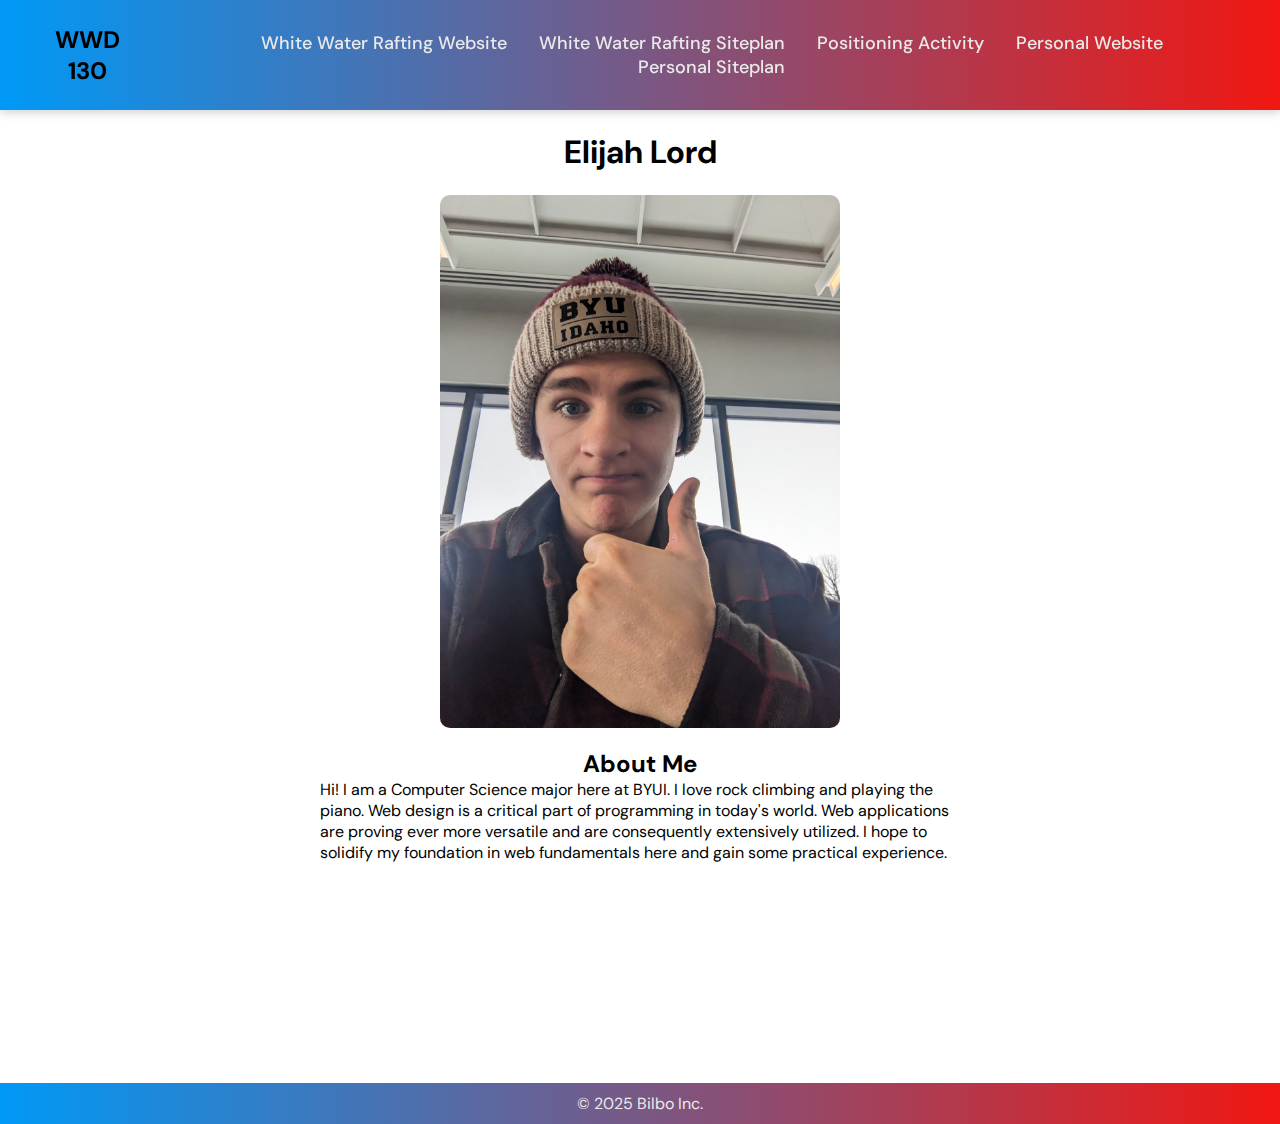
<file: index.html>
<!DOCTYPE html>
<html lang="en">

<head>
    <meta charset="UTF-8">
    <meta name="viewport" content="width=device-width, initial-scale=1.0">
    <title>WDD130 | Home</title>
    <link rel="stylesheet" href="styles.css">
</head>

<body>
    <header>
        <h2 class="header-logo">WWD 130</h2>
        <nav class="header-navigation">
            <a href="wwr/index.html">White Water Rafting Website</a>
            <a href="wwr/site-plan-rafting.html">White Water Rafting Siteplan</a>
            <a href="positioning.html">Positioning Activity</a>
            <a href="portfolio/index.html">Personal Website</a>
            <a href="portfolio/site-plan.html">Personal Siteplan</a>
        </nav>
    </header>

    <main>
        <h1>Elijah Lord</h1>
        <img id="self-image" src="me.jpg" alt="Image of Elijah">

        <div class="about-me">
            <h2>About Me</h2>
            <p>Hi! I am a Computer Science major here at BYUI. I love rock climbing and playing the piano.
                Web design is a critical part of programming in today's world. Web applications are proving ever more
                versatile
                and are consequently extensively utilized.
                I hope to solidify my foundation in web fundamentals here and gain some practical experience.</p>
        </div>
    </main>

    <footer>
        &copy; 2025 Bilbo Inc.
    </footer>
</body>

</html>
</file>
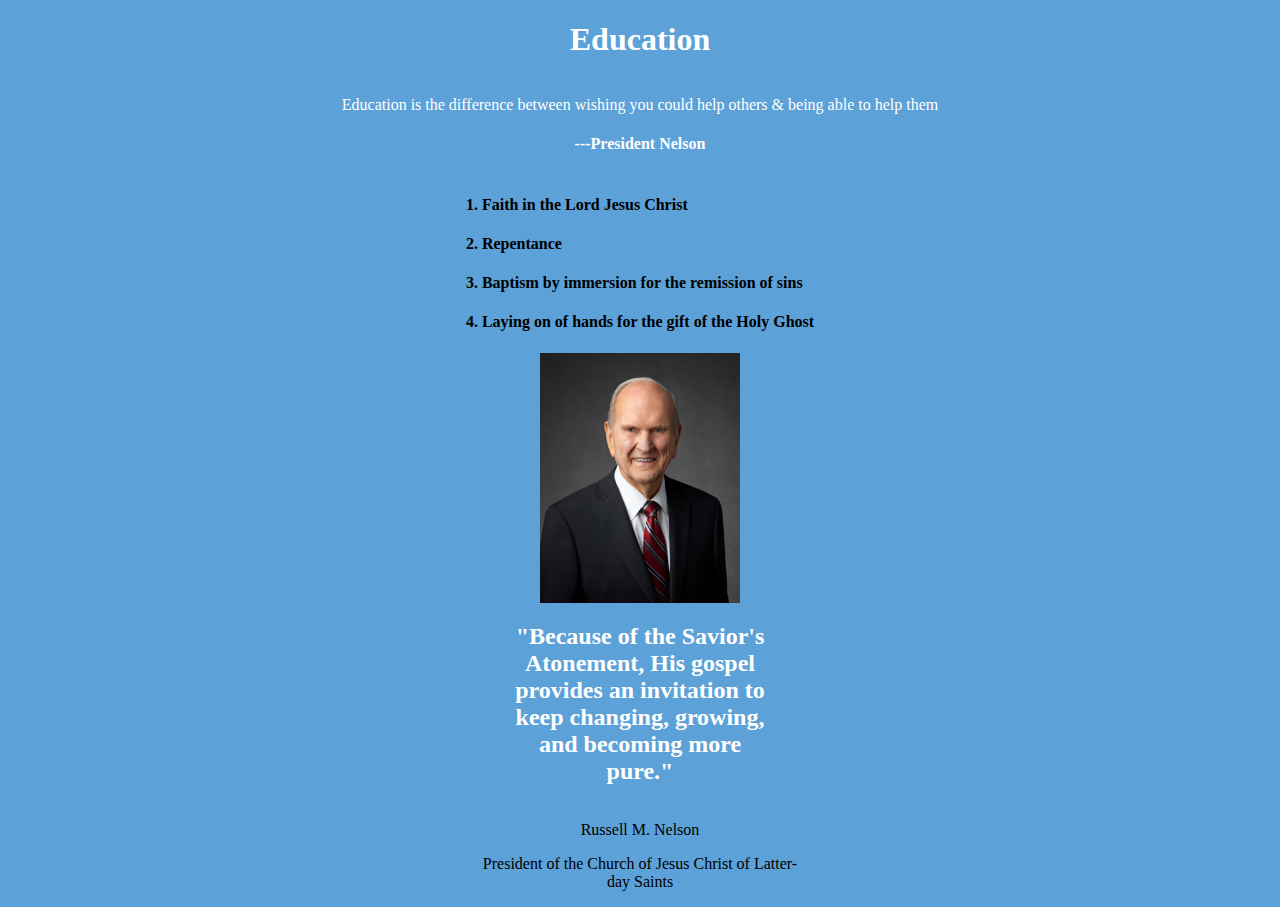
<file: icepractice/index.html>
<!DOCTYPE html>
<html lang="en">
    <head>
        <meta charset="UTF-8">
        <meta name="viewport" content="width=device-width, initial-scale=1.0">
        <title>Document</title>
        <link rel="stylesheet" href="styles.css">
    </head>
    <body>
        <header class="center-flex">
            <h1 id="title">Education</h1>
        </header>
        <main class="center-flex">
            <div class="center-flex"id="education-quote">
                <p>Education is the difference between wishing you could help others & being able to help them</p>
                <h4>---President Nelson</h4>
            </div>
            <div id="list">
                <h4>1. Faith in the Lord Jesus Christ</h4>
                <h4>2. Repentance</h4>
                <h4>3. Baptism by immersion for the remission of sins</hr>
                <h4>4. Laying on of hands for the gift of the Holy Ghost</h4>
            </div>
            <img id="russel-m-nelson" src="russell_nelson_official_portrait_2018.jpeg" alt="president russel m. nelson portrait"/>
            <h2 id="quote">"Because of the Savior's Atonement, His gospel provides an invitation to keep changing, growing, and becoming more pure."</h2>
        </main>
        <footer>
            <p>Russell M. Nelson</p>
            <p>President of the Church of Jesus Christ of Latter-day Saints</p>
        </footer>
    </body>
</html>
</file>
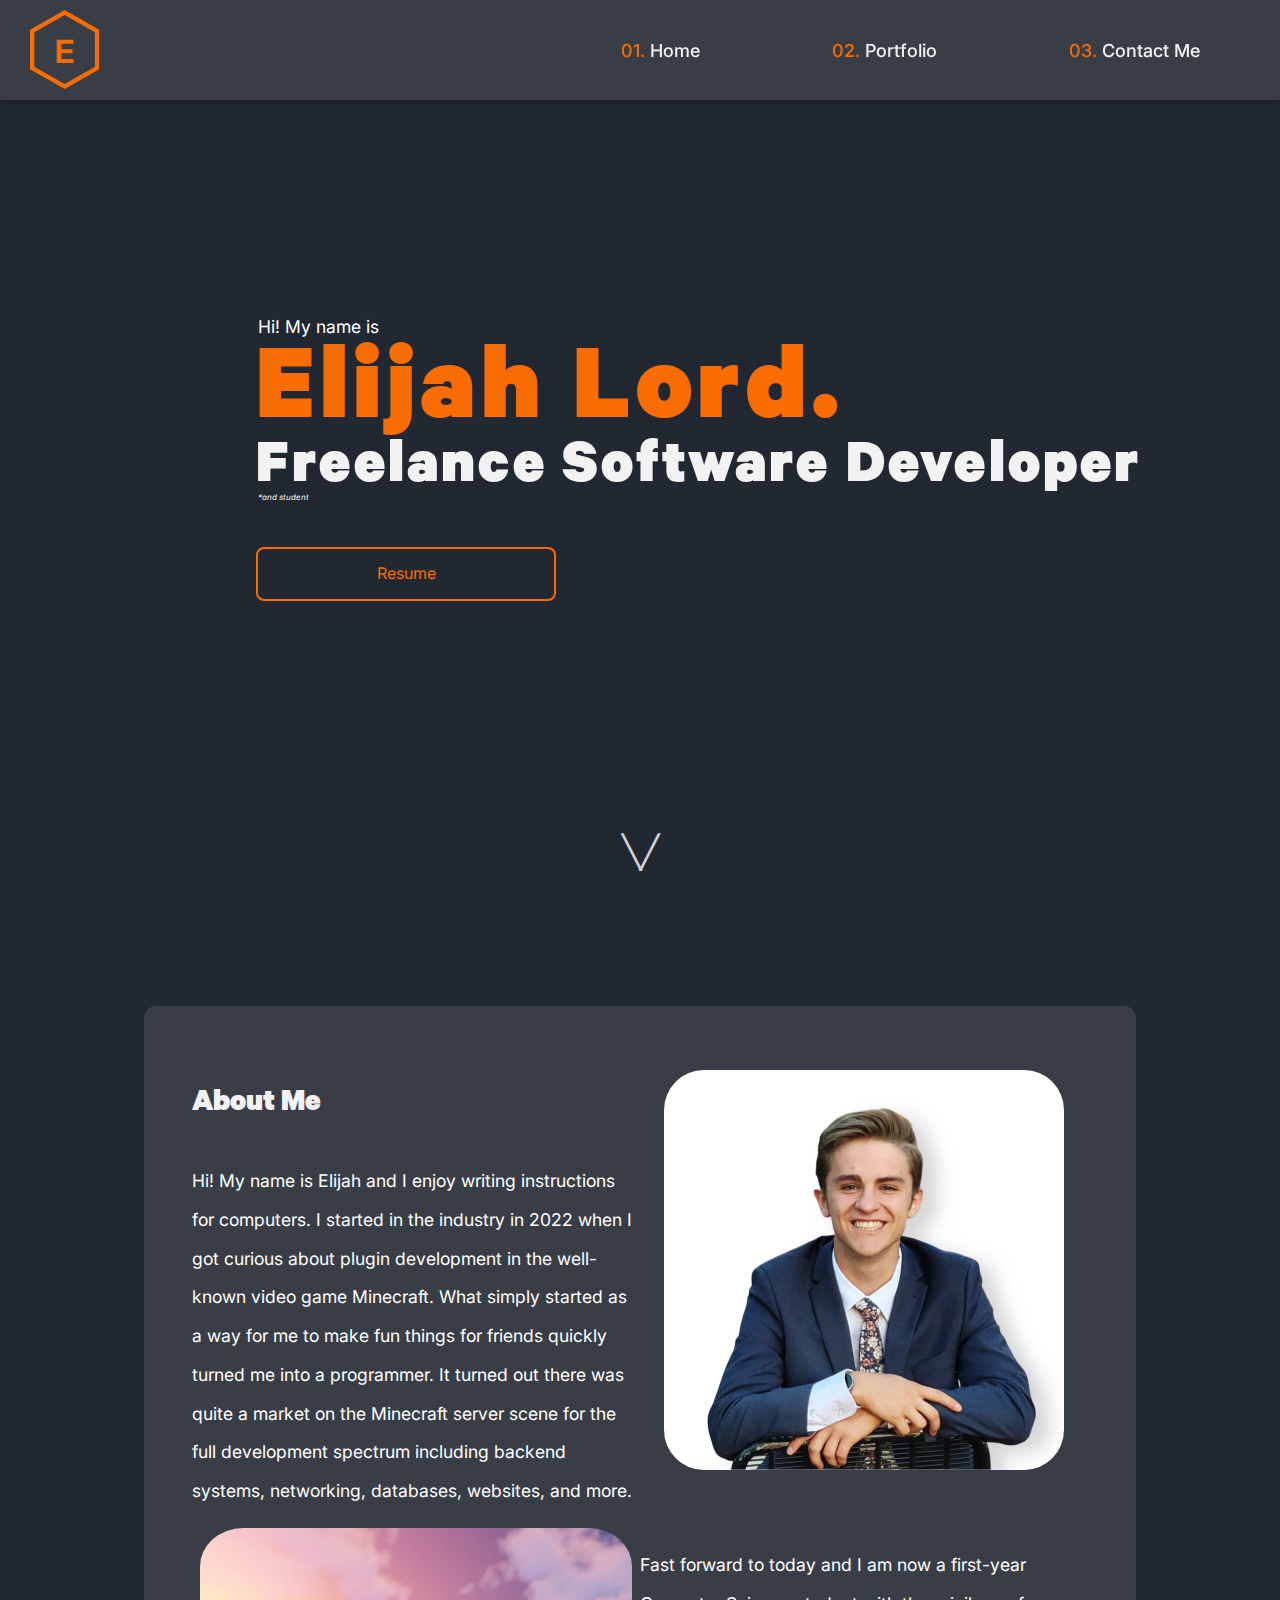
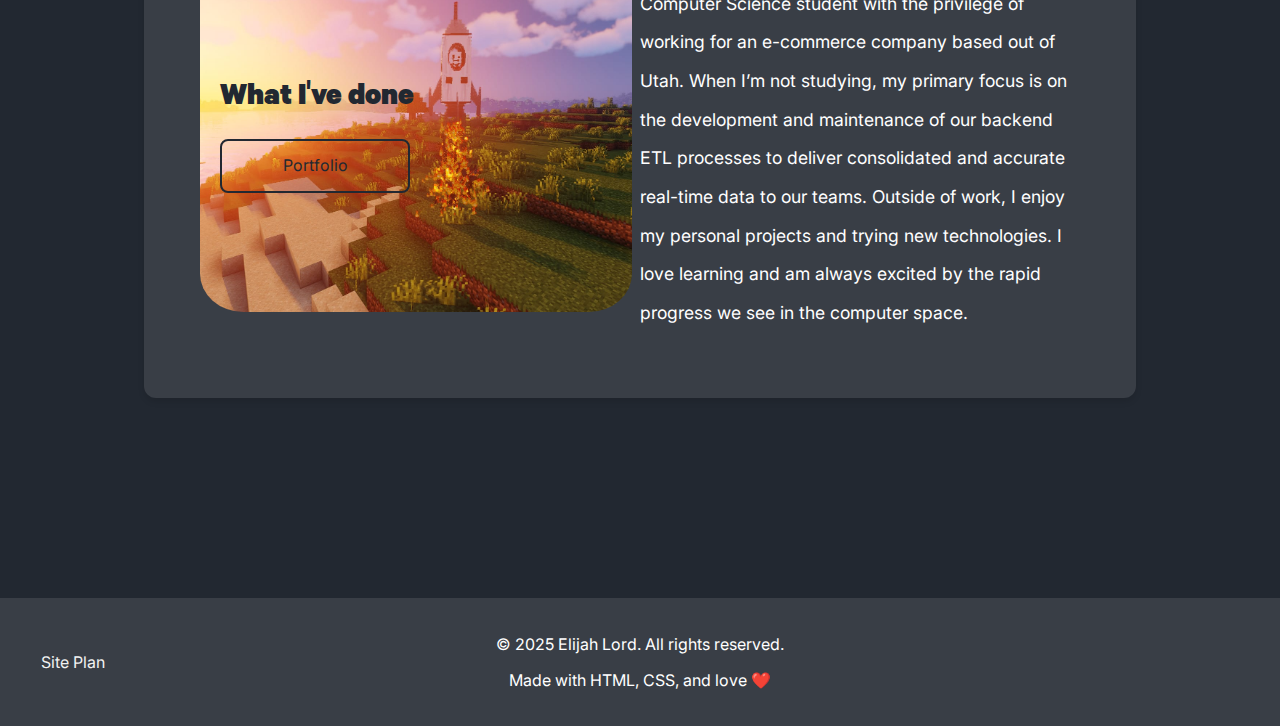
<file: portfolio/index.html>
<!DOCTYPE html>
<html lang="en">
    <head>
        <meta charset="UTF-8">
        <meta name="viewport" content="width=device-width, initial-scale=1.0">
        <title>Home</title>
        <link rel="icon" type="image/x-icon" href="./images/favicon.ico">
        <link rel="stylesheet" href="styles/styles.css">
    </head>
    <body>
        <header>
            <div class="hexagon">
                <div></div>
                <p>E</p>
            </div>     
            <nav class="header-navigation">
                <a href="index.html"><span class="highlighted">01. </span>Home</a>
                <a href="portfolio.html"><span class="highlighted">02. </span>Portfolio</a>
                <a href="contact-me.html"><span class="highlighted">03. </span>Contact Me</a>
            </nav>
        </header>
        <div class="hero">
            <div class="hero-content">
                <p>Hi! My name is</p>
                <h1 id="hero-name">
                    Elijah Lord.
                </h1>               
                <h1 id="hero-title">
                    Freelance Software Developer
                </h1>
                <p id="sub-title">*and student</p>
            </div>
            <a class="button" href="resume-link-placeholder">Resume</a>
            <div class="down-arrow"></div>
        </div>
        <main class="home-grid">
            <section class="about-me">
                <h2>About Me</h2>
                <p>Hi! My name is Elijah and I enjoy writing instructions for computers. I started in the industry in 2022 when I got curious about plugin development in the well-known video game Minecraft. What simply started as a way for me to make fun things for friends quickly turned me into a programmer. It turned out there was quite a market on the Minecraft server scene for the full development spectrum including backend systems, networking, databases, websites, and more.</p>
                <img class="profile-picture" src="images/pfp.jpg" alt="picture of elijah lord">
                <p>Fast forward to today and I am now a first-year Computer Science student with the privilege of working for an e-commerce company based out of Utah. When I’m not studying, my primary focus is on the development and maintenance of our backend ETL processes to deliver consolidated and accurate real-time data to our teams. Outside of work, I enjoy my personal projects and trying new technologies. I love learning and am always excited by the rapid progress we see in the computer space.</p>
                <div id="home-portfolio-director">
                    <h2>What I've done</h2>
                    <a class="button" href="portfolio.html">Portfolio</a>
                </div>
            </section>
        </main>
        <footer>
            <a href="site-plan.html">Site Plan</a>
            <div class="credits">
                <p>© 2025 Elijah Lord. All rights reserved.</p>
                <p>Made with HTML, CSS, and love ❤️</p>
            </div>
        </footer>
    </body>
</html>
</file>
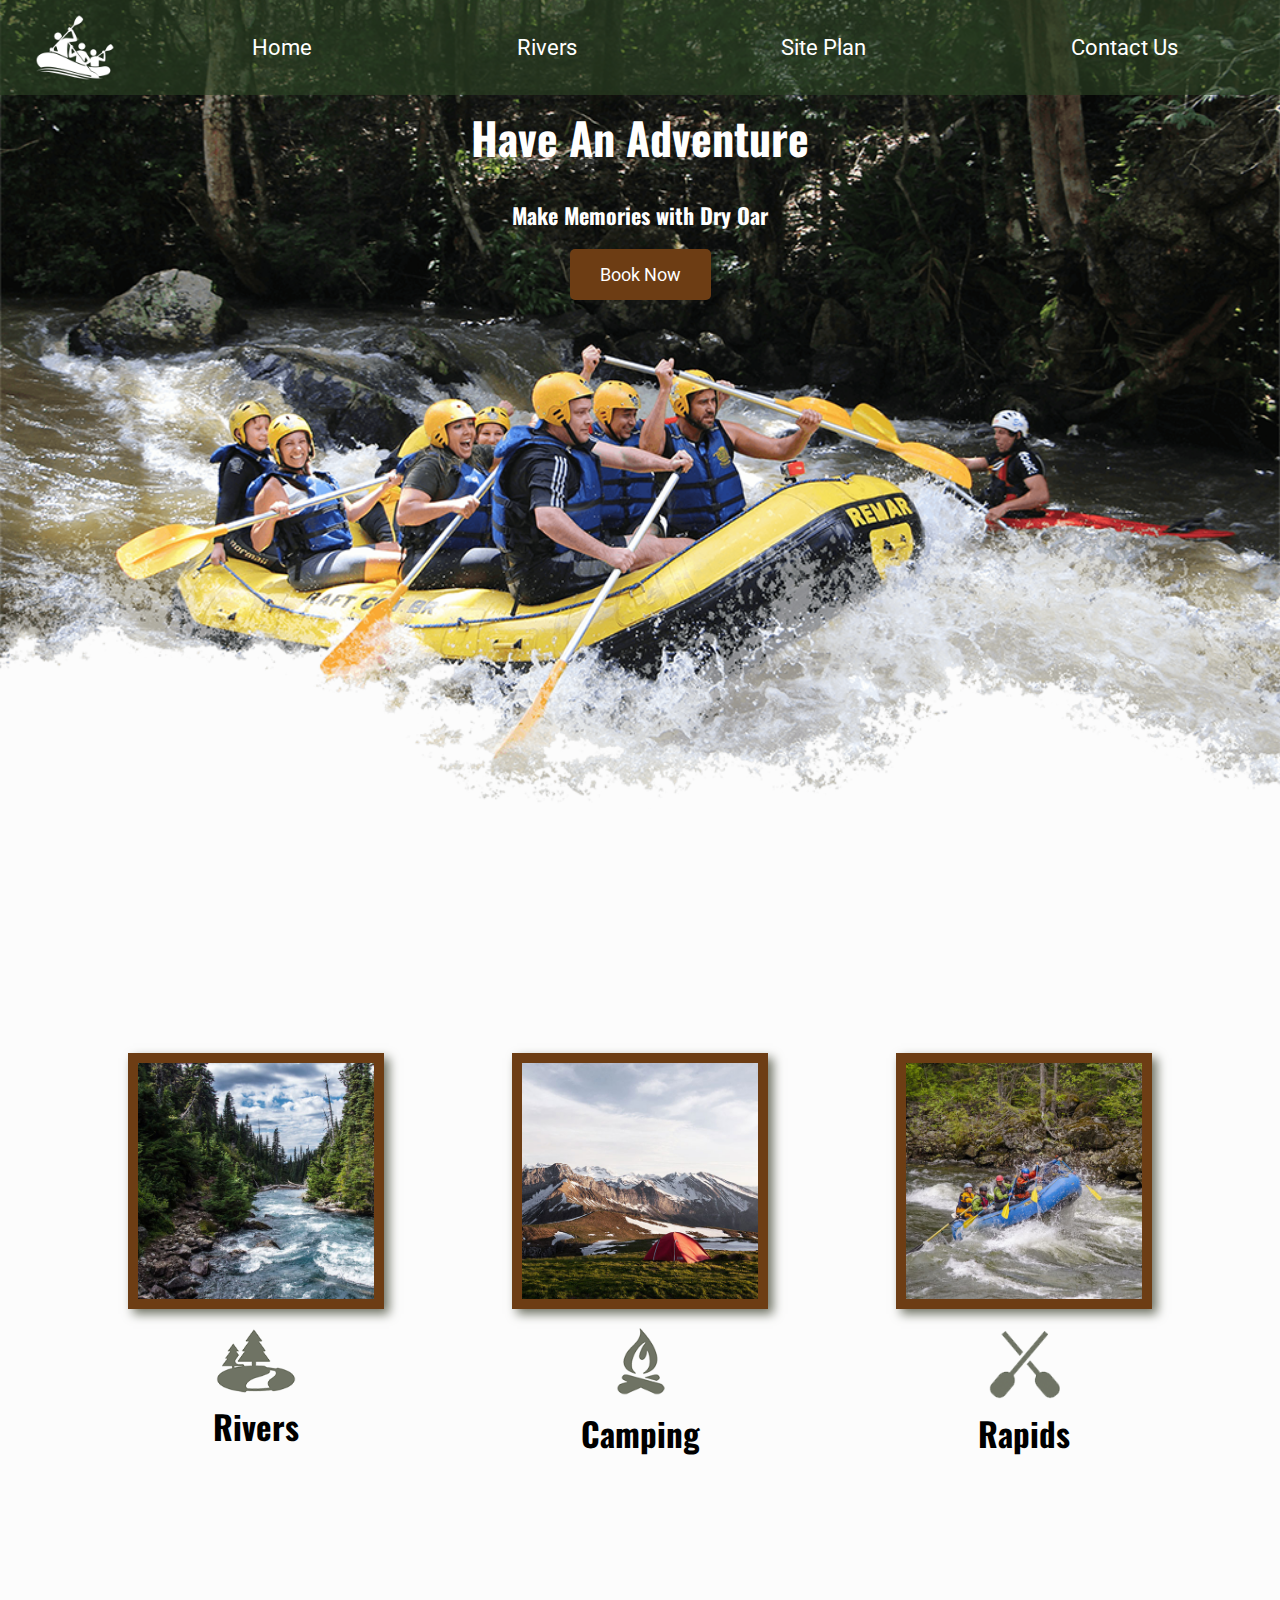
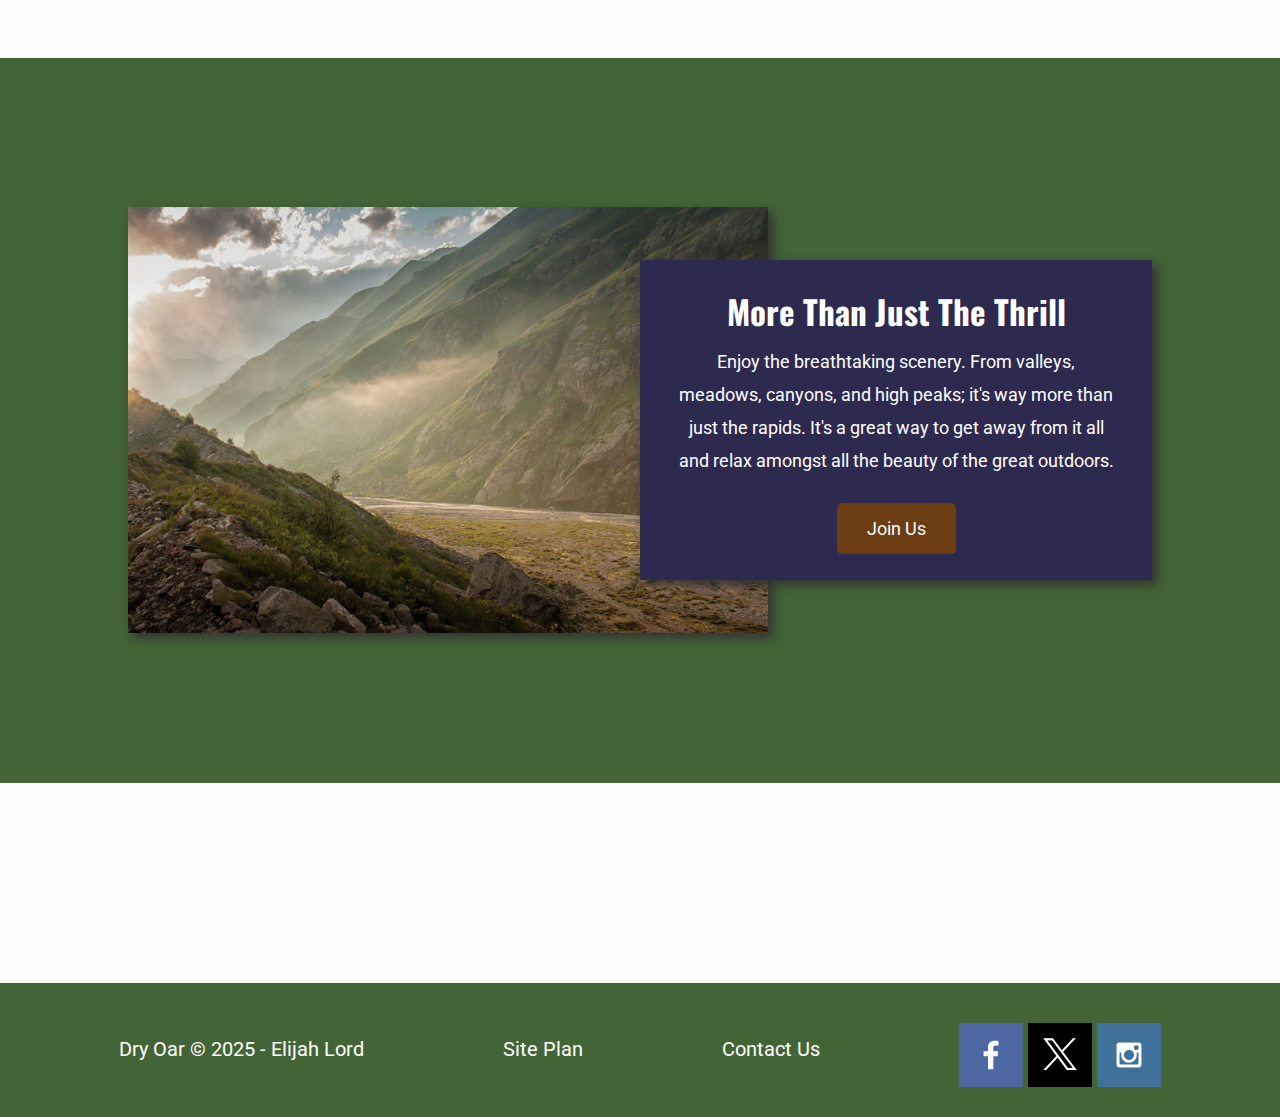
<file: wwr/index.html>
<!DOCTYPE html>
<html lang="en">
<head>
    <meta charset="UTF-8">
    <meta name="viewport" content="width=device-width, initial-scale=1.0">
    <title>Whitewater Rafting Vacations | Dry Oar Boating | Home</title>
    <link rel="stylesheet" href="styles/styles.css">
</head>
<body>
    <div id="content">
        <header id="home-header">
            <a href="index.html" id="logo_link">
                <img class="logo" src="images/rafting-icon-white.png" alt="Big Rapid's Rafting Logo">
            </a>
            <nav>
                <a href="index.html">Home</a>
                <a href="rivers.html">Rivers</a>
                <a href="site-plan-rafting.html">Site Plan</a>
                <a href="contactus.html">Contact Us</a>
            </nav>
        </header>
        <div id="hero">
            <div id="hero-box">
                <img id="hero-img" src="images/hero.png" alt="People enjoying rafting">
            </div>
            <section id="hero-msg">
                <h1 class="home-title">Have An Adventure</h1>
                <h4>Make Memories with Dry Oar</h4>
                <div class='button-box'>
                    <a class='book' href="contactus.html">Book Now</a>
                </div>
            </section>
        </div>
        <main class="home-grid">
            <section class="rivers-card">
                <img class="card-img" src="images/rivers.jpg" alt="river in forest">
                <img class="icon" src="images/river_icon.png" alt="river icon">
                <h2>Rivers</h2>
            </section>
            <section class="camping-card">
                <img class="card-img" src="images/camping.jpg" alt="tent in mountains">
                <img class="icon" src="images/fire_icon.png" alt="fire icon">
                <h2>Camping</h2>
            </section>
            <section class="rapids-card">
                <img class="card-img" src="images/rapids.jpg" alt="rafting boat">
                <img class="icon" src="images/oars.png" alt="oars icon">
                <h2>Rapids</h2>
            </section>
            <div id="background"></div> 
            <img class="mountains" src="images/mountains.jpg" alt="misty mountains">
            <section class="msg">
                <h2>More Than Just The Thrill</h2>
                <p>Enjoy the breathtaking scenery. From valleys, meadows, canyons, and high peaks; it's way more than just the rapids. It's a great way to get away from it all and relax amongst all the beauty of the great outdoors. </p>
                <a class='join' href="rivers.html">Join Us</a>
            </section>
        </main>
        <footer>
            <p>Dry Oar &copy; 2025 - Elijah Lord</p>
            <p><a href="site-plan-rafting.html">Site Plan</a></p>
            <p><a href="contactus.html">Contact Us</a></p>
            <div class="social">
                <a href="https://facebook.com" target="_blank">
                    <img src="images/facebook.png" alt="fb icon">
                </a>
                <a href="https://x.com" target="_blank">
                    <img src="images/x.png" alt="x (twitter) icon">
                </a>
                <a href="https://instagram.com" target="_blank">
                    <img src="images/instagram.png" alt="instagram icon">
                </a>
            </div>
        </footer>
    </div>
</body>
</html>
</file>
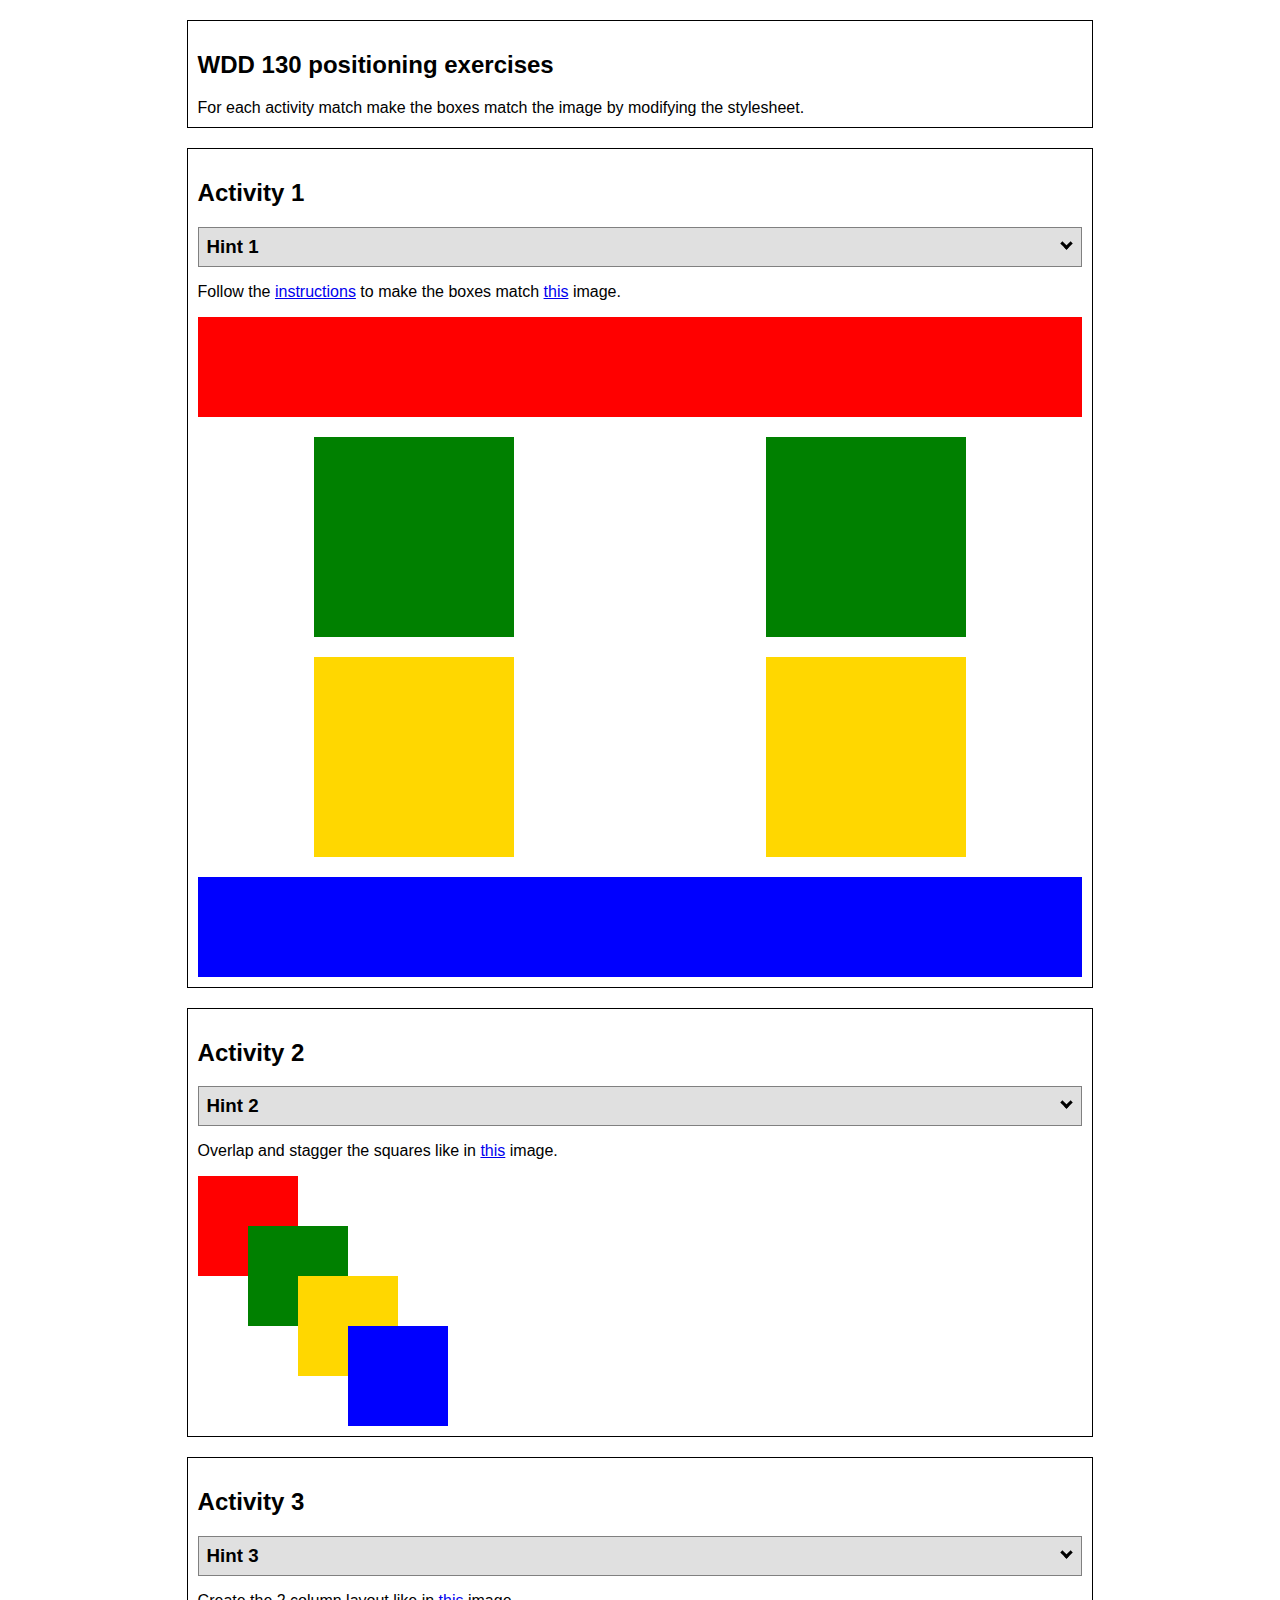
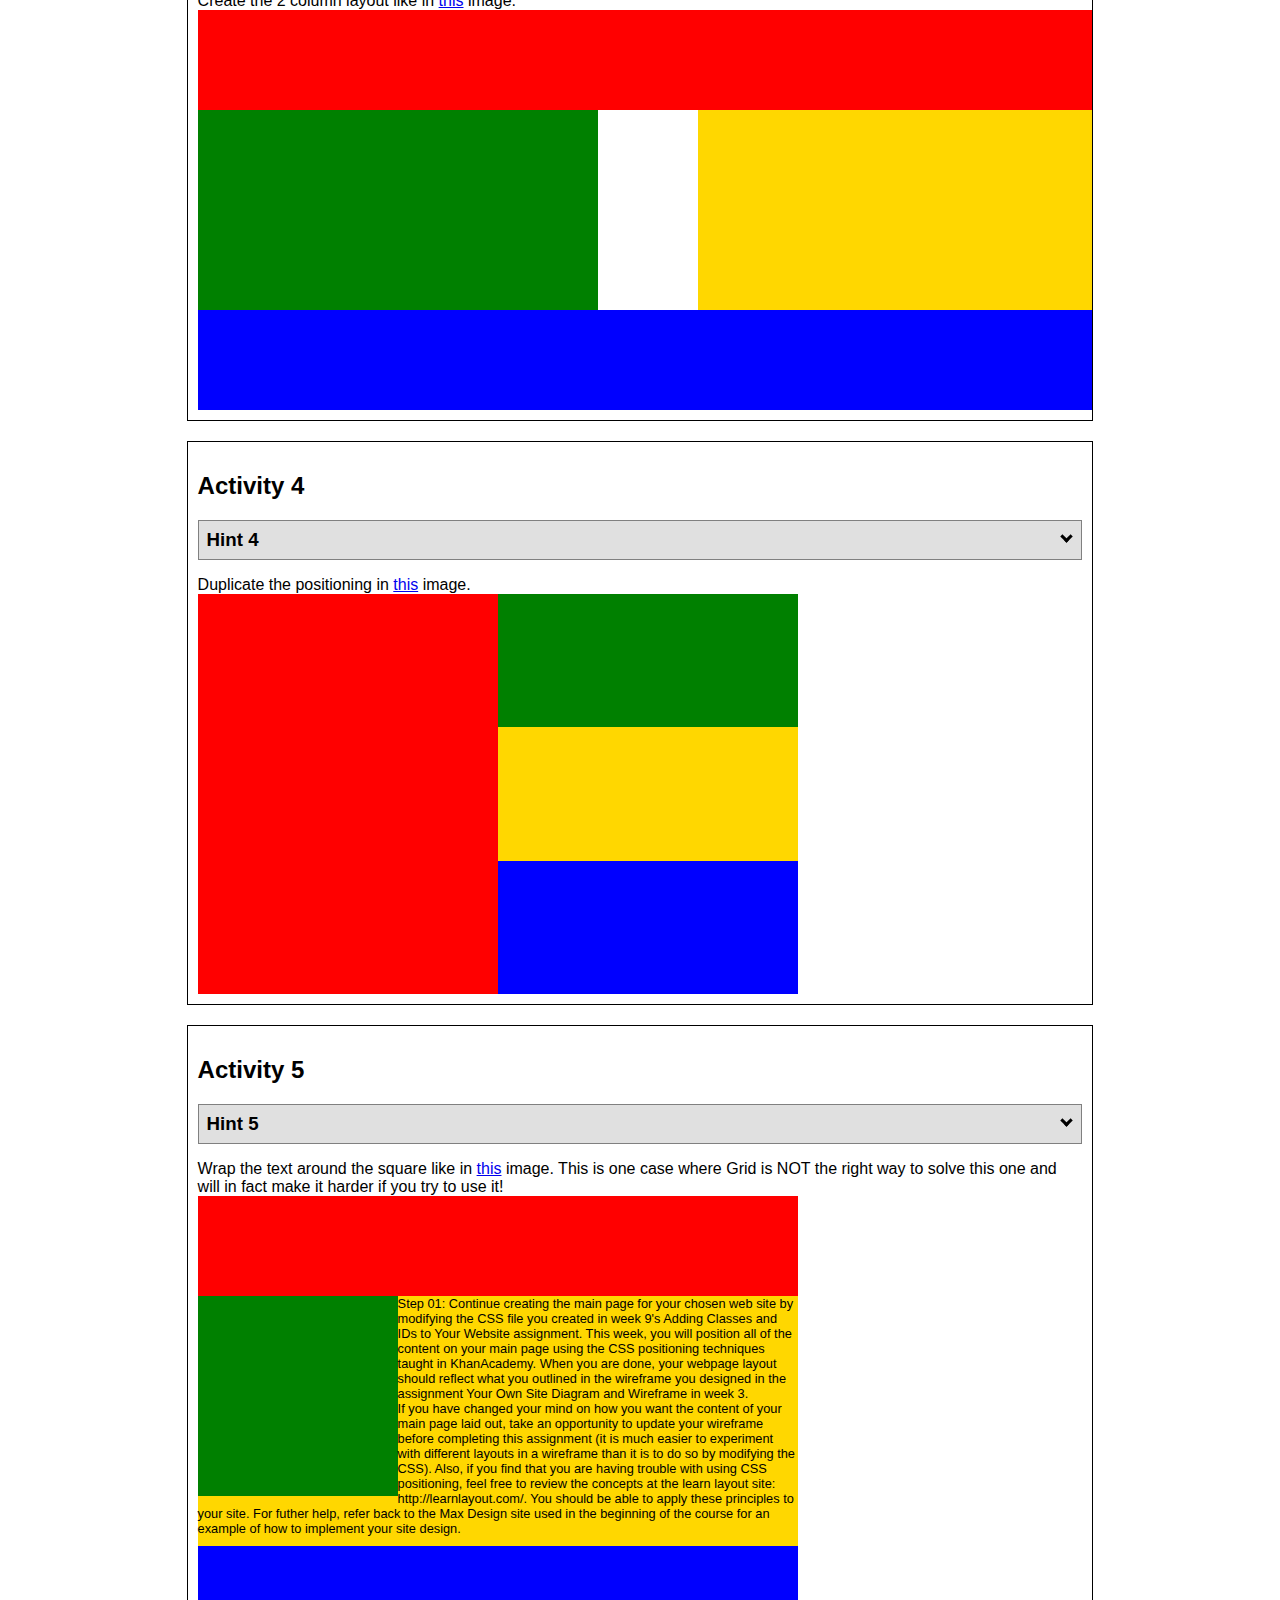
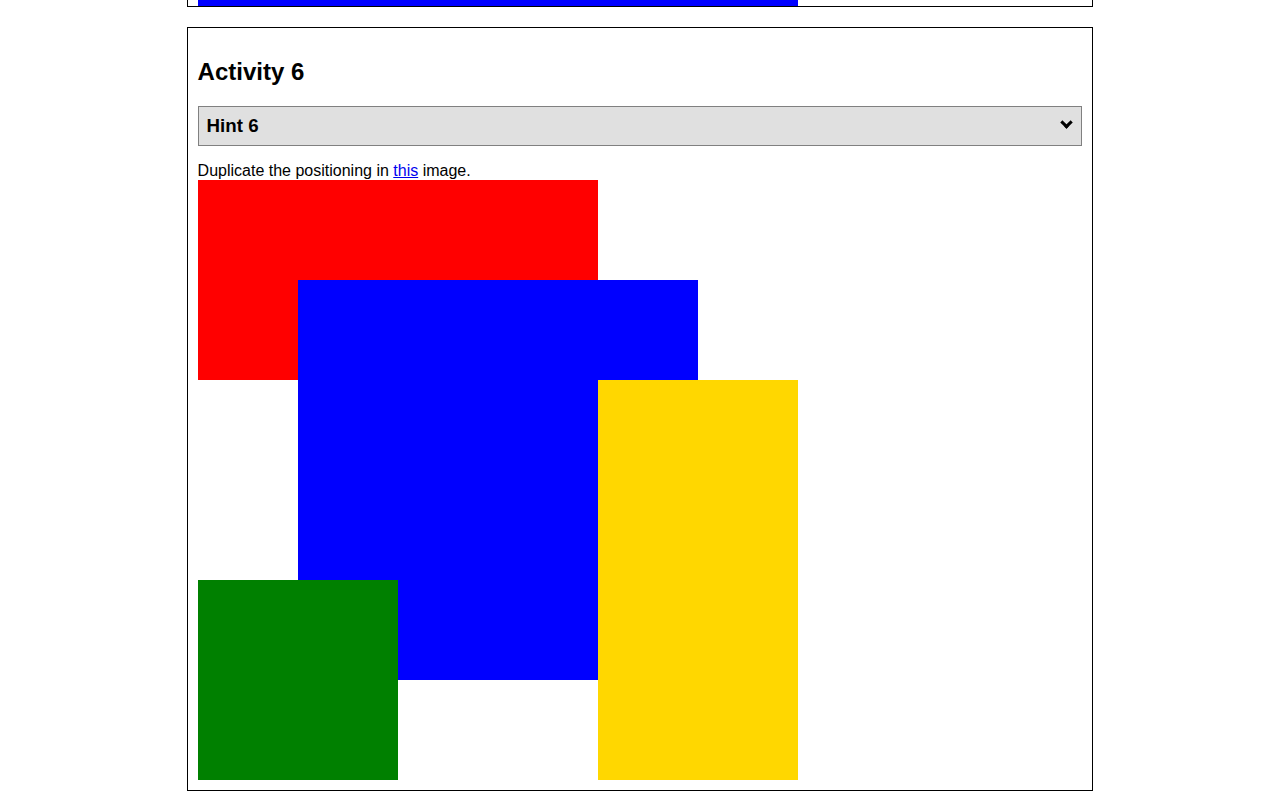
<file: positioning.html>
<!DOCTYPE html>
<html lang="en">
  <head>
    <!-- HTML - Name: positioning.html -->
    <title>Positioning Activity</title>
    <link rel="stylesheet" type="text/css" href="positionstyles.css" />
  </head>
  <body>
    <div class="activity">
      <h2>WDD 130 positioning exercises</h2>
      For each activity match make the boxes match the image by modifying the stylesheet.</div>
    <div class="activity">
      <h2>Activity 1</h2>
      <section class="hint"><input type="checkbox" ><i></i> <h3>Hint 1</h3><div><p>Check out the <a href="https://byui-wdd.github.io/wdd130/activities/w06-css-positioning.html" target="_blank">activity instructions</a> in Ilearn!</p></div></section>
      <p>Follow the <a href="https://byui-wdd.github.io/wdd130/activities/w06-css-positioning.html" target="_blank">instructions</a> to make the boxes match  <a href="https://byui-wdd.github.io/wdd130/images/example1.png" target="_blank">this</a> image.</p>
      <div class="content1" >
        <div class="red1" ></div>
        <div class="green1" ></div>
        <div class="green1" ></div>
        <div class="yellow1"></div>
        <div class="yellow1"></div>
        <div class="blue1"></div>
      </div>
    </div>
    <div class="activity">
      <h2>Activity 2</h2>
      <section class="hint"><input type="checkbox" > <h3>Hint 2</h3><i></i><div>
      <ul>
      <li>grid-template-columns: 50px 50px 50px 50px 50px </li></ul></div></section>
      <p>Overlap and stagger the squares like in <a href="https://byui-wdd.github.io/wdd130/images/example2.png" target="_blank">this</a> image.</p>
      <div class="content2" >
        <div class="red2" ></div>
        <div class="green2" ></div>
        <div class="yellow2"></div>
        <div class="blue2"></div>
      </div>
    </div>
    <div class="activity">
      <h2>Activity 3</h2>
      <section class="hint"><input type="checkbox" > <h3>Hint 3</h3><i></i><div><p>This one is going to be best solved with CSS Grid. Remember to make the boxes the right width first...then start moving them around. </p><h4>Properties used:</h4><ul><li>display:grid;</li><li>grid-template-columns:</li><li>grid-column-gap:</li>
        <li>grid-column:</li>  </ul></div></section>
      Create the 2 column layout like in <a href="https://byui-wdd.github.io/wdd130/images/example3.png" target="_blank">this</a>  image.
      <div class="content3" >
        <div class="red3" ></div>
        <div class="green3" ></div>
        <div class="yellow3"></div>
        <div class="blue3"></div>
      </div>
    </div>
    <div class="activity">
      <h2>Activity 4</h2>
      <section class="hint"><input type="checkbox" > <h3>Hint 4</h3><i></i><div><p>For the others we have been primarily concerned with width. For this one you will need to adjust height as well. </p><h4>Properties used:</h4><ul><li>display:grid;</li><li>grid-template-columns:</li><li>grid-row:</li></ul></div></section>
      Duplicate the positioning in <a href="https://byui-wdd.github.io/wdd130/images/example4.png" target="_blank">this</a> image. 
      <div class="content4" >
        <div class="red4" ></div>
        <div class="green4" ></div>
        <div class="yellow4"></div>
        <div class="blue4"></div>
      </div>
    </div>

    <div class="activity">
      <h2>Activity 5</h2>
      <section class="hint"><input type="checkbox" > <h3>Hint 5</h3><i></i><div><p>Grid is <strong>not</strong> the right way to do this.  In fact there is only one way to really do that...and that is with float. Remember that we float the thing we want the text to wrap around.  Also remember to start by making all the shapes the right size and shape.</p><h4>Properties used:</h4><ul><li>float: left;</li></ul></div></section>
      Wrap the text around the square like in <a href="https://byui-wdd.github.io/wdd130/images/example5.png" target="_blank">this</a> image. This is one case where Grid is NOT the right way to solve this one and will in fact make it harder if you try to use it!
      <div class="content5" >
        <div class="red5" ></div>
        <div class="green5" ></div>
        <div class="yellow5">Step 01: Continue creating the main page for your chosen web site by modifying the CSS file you created in week 9's Adding Classes and IDs to Your Website assignment. This week, you will position all of the content on your main page using the CSS positioning techniques taught in KhanAcademy. When you are done, your webpage layout should reflect what you outlined in the wireframe you designed in the assignment Your Own Site Diagram and Wireframe in week 3. <br />
          If you have changed your mind on how you want the content of your main page laid out, take an opportunity to update your wireframe before completing this assignment (it is much easier to experiment with different layouts in a wireframe than it is to do so by modifying the CSS). Also, if you find that you are having trouble with using CSS positioning, feel free to review the concepts at the learn layout site: http://learnlayout.com/. You should be able to apply these principles to your site. For futher help, refer back to the Max Design site used in the beginning of the course for an example of how to implement your site design.</div>
        <div class="blue5"></div>
      </div>
    </div>
    <div class="activity">
      <h2>Activity 6</h2>
      <section class="hint"><input type="checkbox" > <h3>Hint 6</h3><i></i><div><p>This one is all about visualizing the grid behind the layout. If you are having a hard time doing that first: all the sizes are even multiples of 100, and second here is another example with the lines drawn: <a href="https://byui-wdd.github.io/wdd130/images/example6-hint.png" target="_blank">example 6 with lines</a>. For this one you will find it easiest if you use px for the column width. You can also use <kbd>z-index</kbd> to control the element layering.    </p><h4>Properties used:</h4><ul><li>display:grid;</li><li>grid-template-columns:</li><li>grid-column:</li><li>grid-row:</li><li><a href="https://www.w3schools.com/cssref/pr_pos_z-index.asp" target="_blank">z-index:</a></li></ul></div></section>
      Duplicate the positioning in <a href="https://byui-wdd.github.io/wdd130/images/example6.png" target="_blank">this</a> image.
      <div class="content6" >
        <div class="red6" ></div>
        <div class="green6" ></div>
        <div class="yellow6"></div>
        <div class="blue6"></div>
      </div>
    </div>
  </body>
</html>
</file>
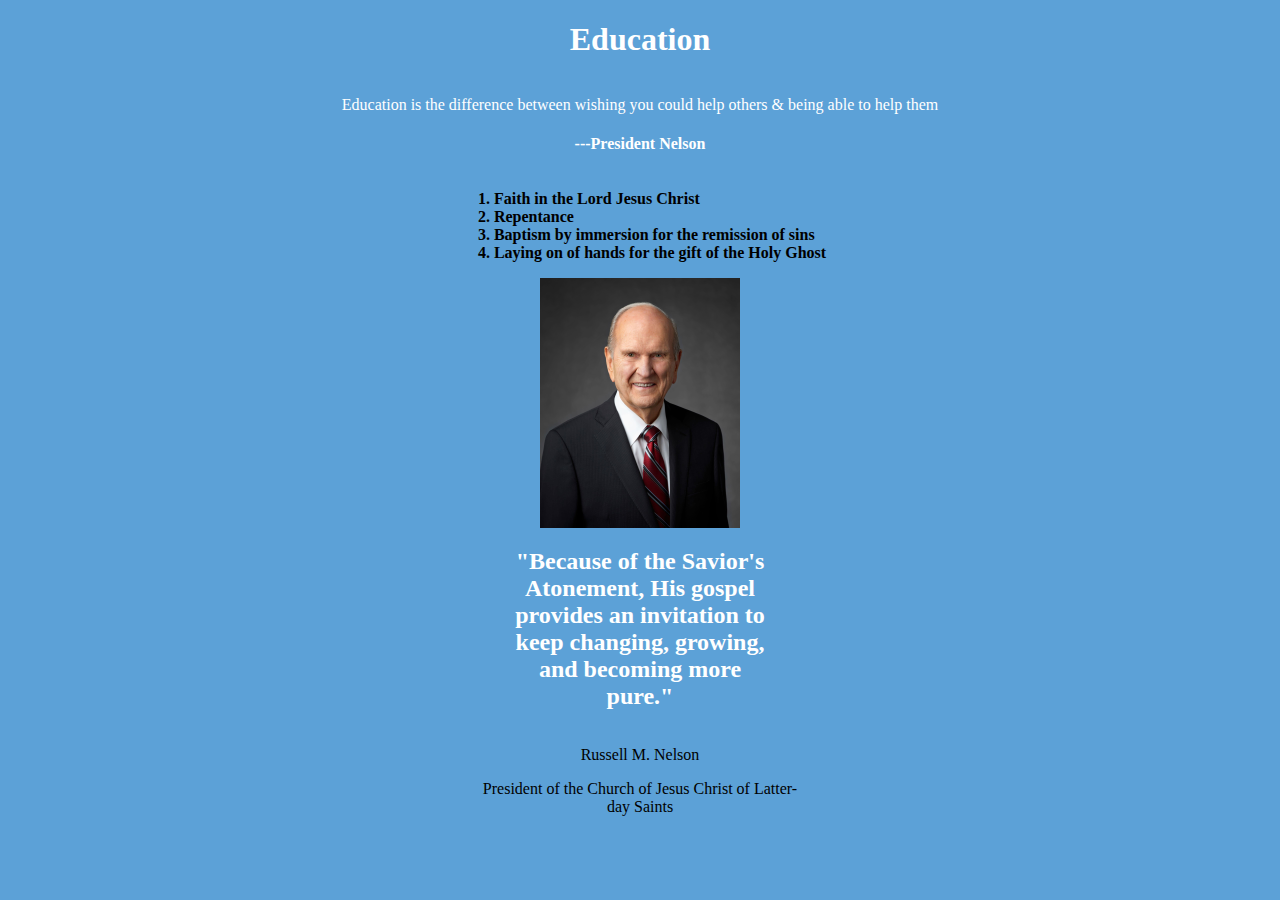
<file: ice/w04.html>
<!DOCTYPE html>
<html lang="en">
    <head>
        <meta charset="UTF-8">
        <meta name="viewport" content="width=device-width, initial-scale=1.0">
        <title>Document</title>
        <link rel="stylesheet" href="w04_styles.css">
    </head>
    <body>
        <header class="center-flex">
            <h1 id="title">Education</h1>
        </header>
        <main class="center-flex">
            <div class="center-flex"id="education-quote">
                <p>Education is the difference between wishing you could help others & being able to help them</p>
                <h4>---President Nelson</h4>
            </div>
            <ol id="list">
                <li>Faith in the Lord Jesus Christ</li>
                <li>Repentance</li>
                <li>Baptism by immersion for the remission of sins</li>
                <li>Laying on of hands for the gift of the Holy Ghost</li>
            </ol>
            <img id="russel-m-nelson" src="russell_nelson_official_portrait_2018.jpeg" alt="president russel m. nelson portrait"/>
            <h2 id="quote">"Because of the Savior's Atonement, His gospel provides an invitation to keep changing, growing, and becoming more pure."</h2>
        </main>
        <footer>
            <p>Russell M. Nelson</p>
            <p>President of the Church of Jesus Christ of Latter-day Saints</p>
        </footer>
    </body>
</html>
</file>
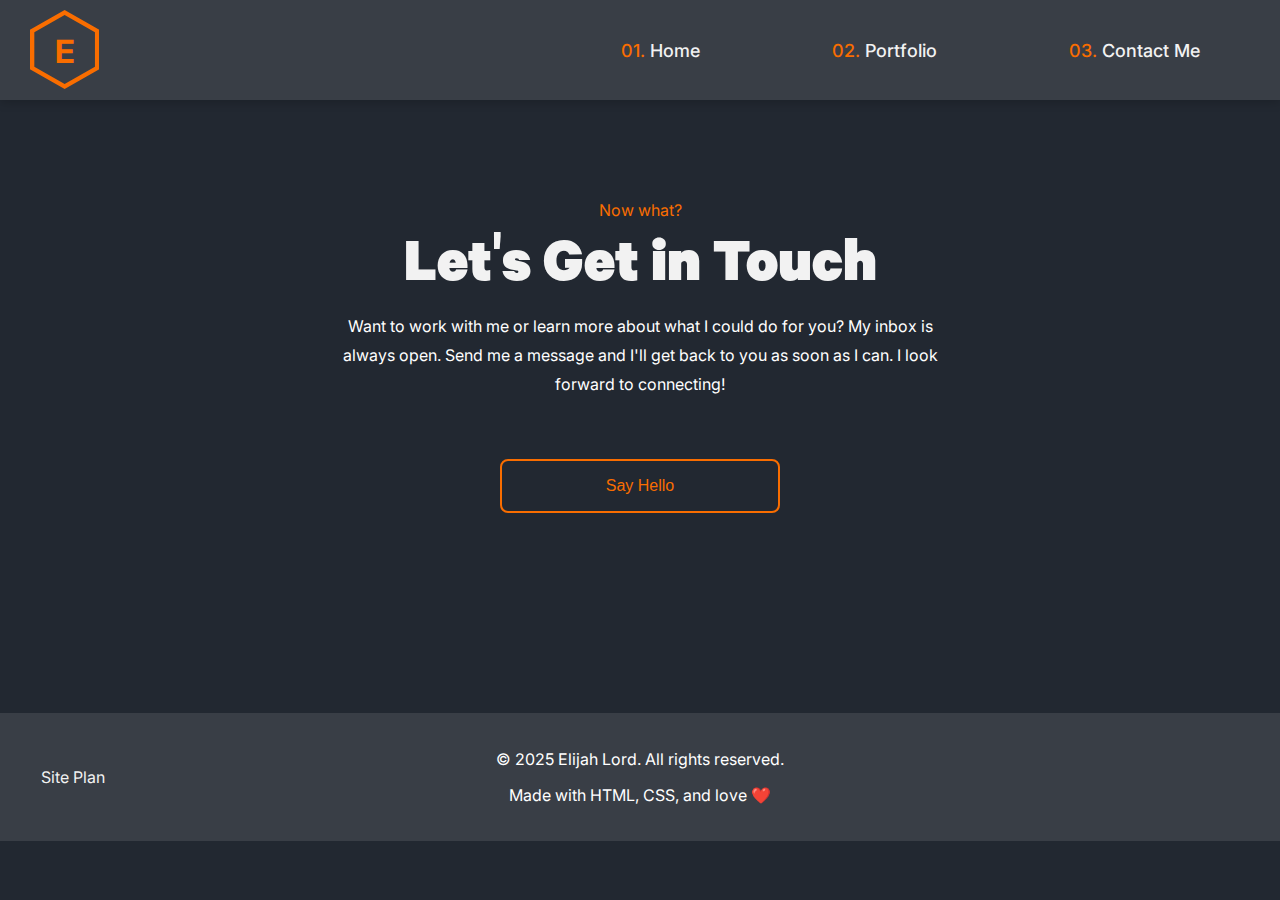
<file: portfolio/contact-me.html>
<!DOCTYPE html>
<html lang="en">
<head>
    <meta charset="UTF-8">
    <meta name="viewport" content="width=device-width, initial-scale=1.0">
    <title>Contact Me</title>
    <link rel="icon" type="image/x-icon" href="./images/favicon.ico">
    <link rel="stylesheet" href="styles/styles.css">
</head>
<body>
    <header>
        <div class="hexagon">
            <div></div>
            <p>E</p>
        </div>     
        <nav class="header-navigation">
            <a href="index.html"><span class="highlighted">01. </span>Home</a>
            <a href="portfolio.html"><span class="highlighted">02. </span>Portfolio</a>
            <a href="contact-me.html"><span class="highlighted">03. </span>Contact Me</a>
        </nav>
    </header>
    <main class="contact-me-main">
        <span class="highlighted">Now what?</span>
        <h1>Let's Get in Touch</h1>
        <p>Want to work with me or learn more about what I could do for you? My inbox is always open. Send me a message and I'll get back to you as soon as I can. I look forward to connecting!</p>
        <button onclick="location.href='mailto:mc.xcalibur8@gmail.com'" id="contactme_btn">Say Hello</button>
    </main>
    <footer>
        <a href="site-plan.html">Site Plan</a>
        <div class="credits">
            <p>© 2025 Elijah Lord. All rights reserved.</p>
            <p>Made with HTML, CSS, and love ❤️</p>
        </div>
    </footer>
</body>
</html>
</file>
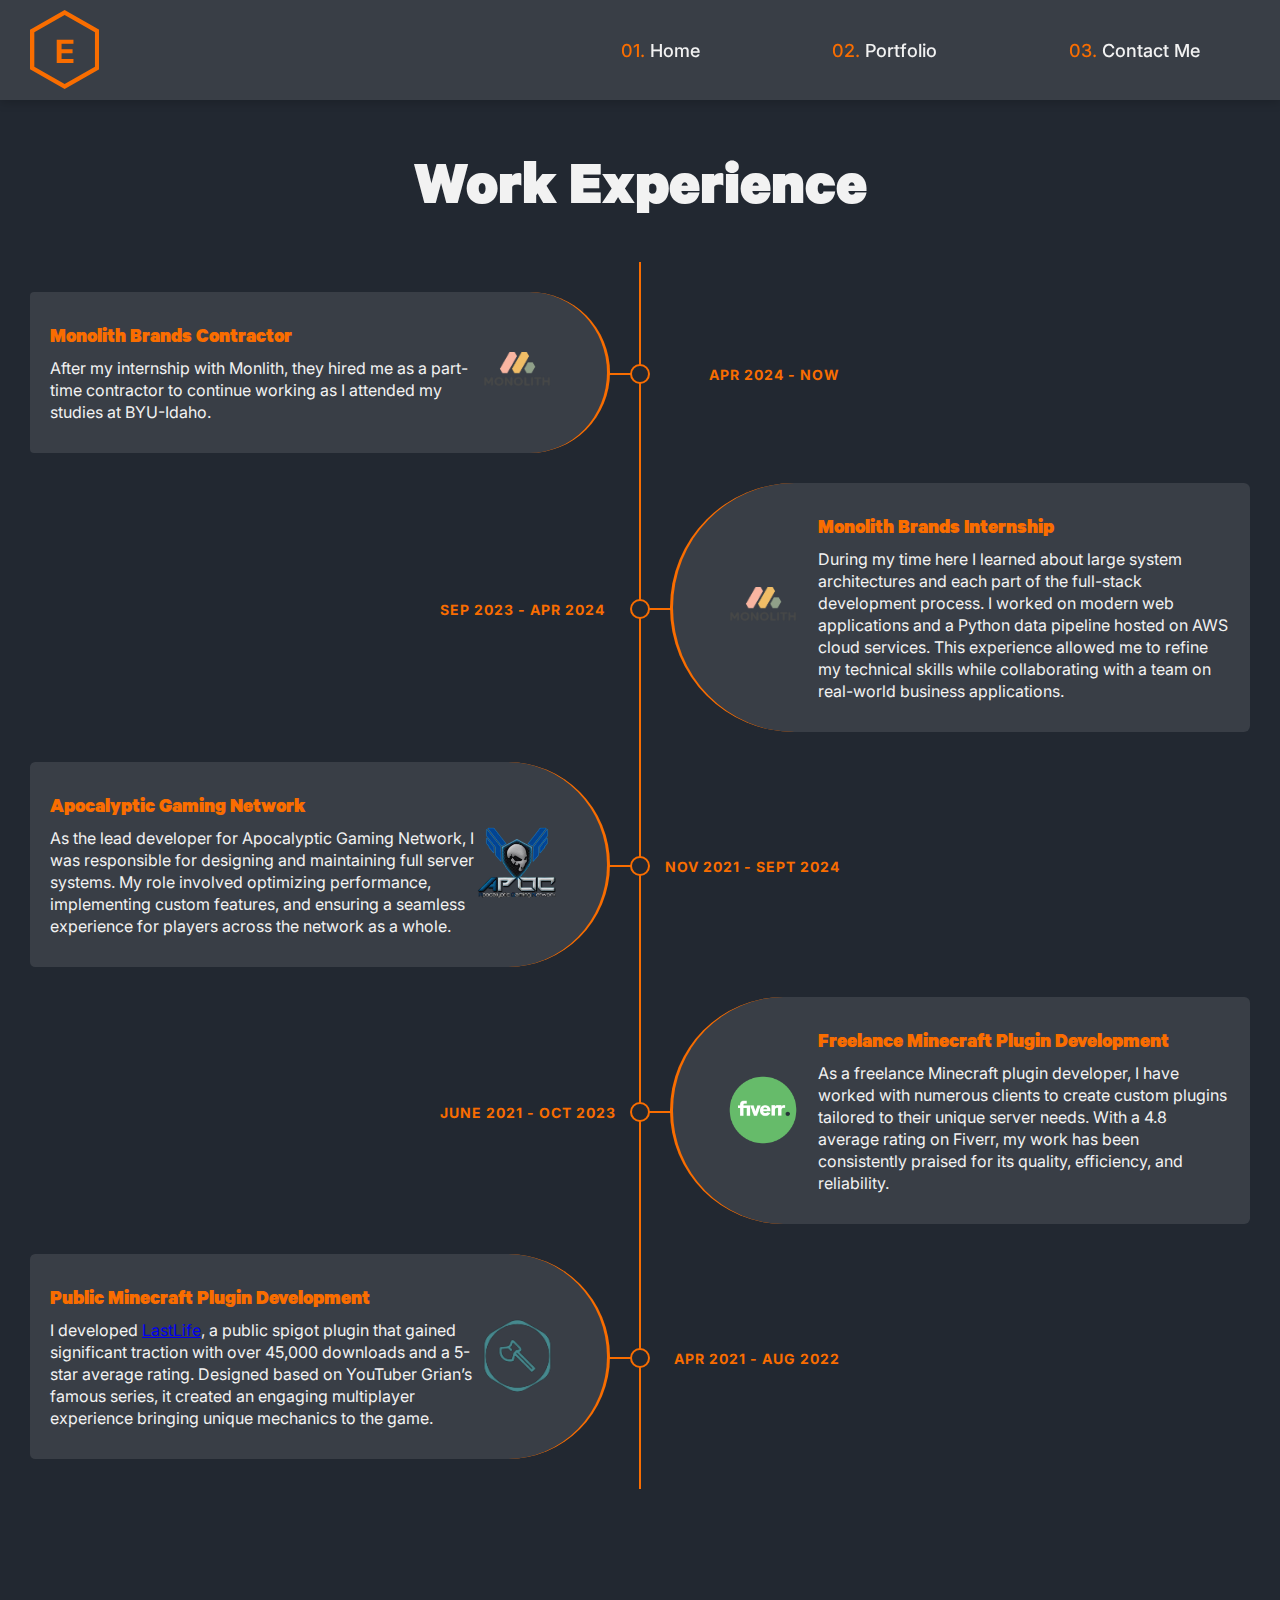
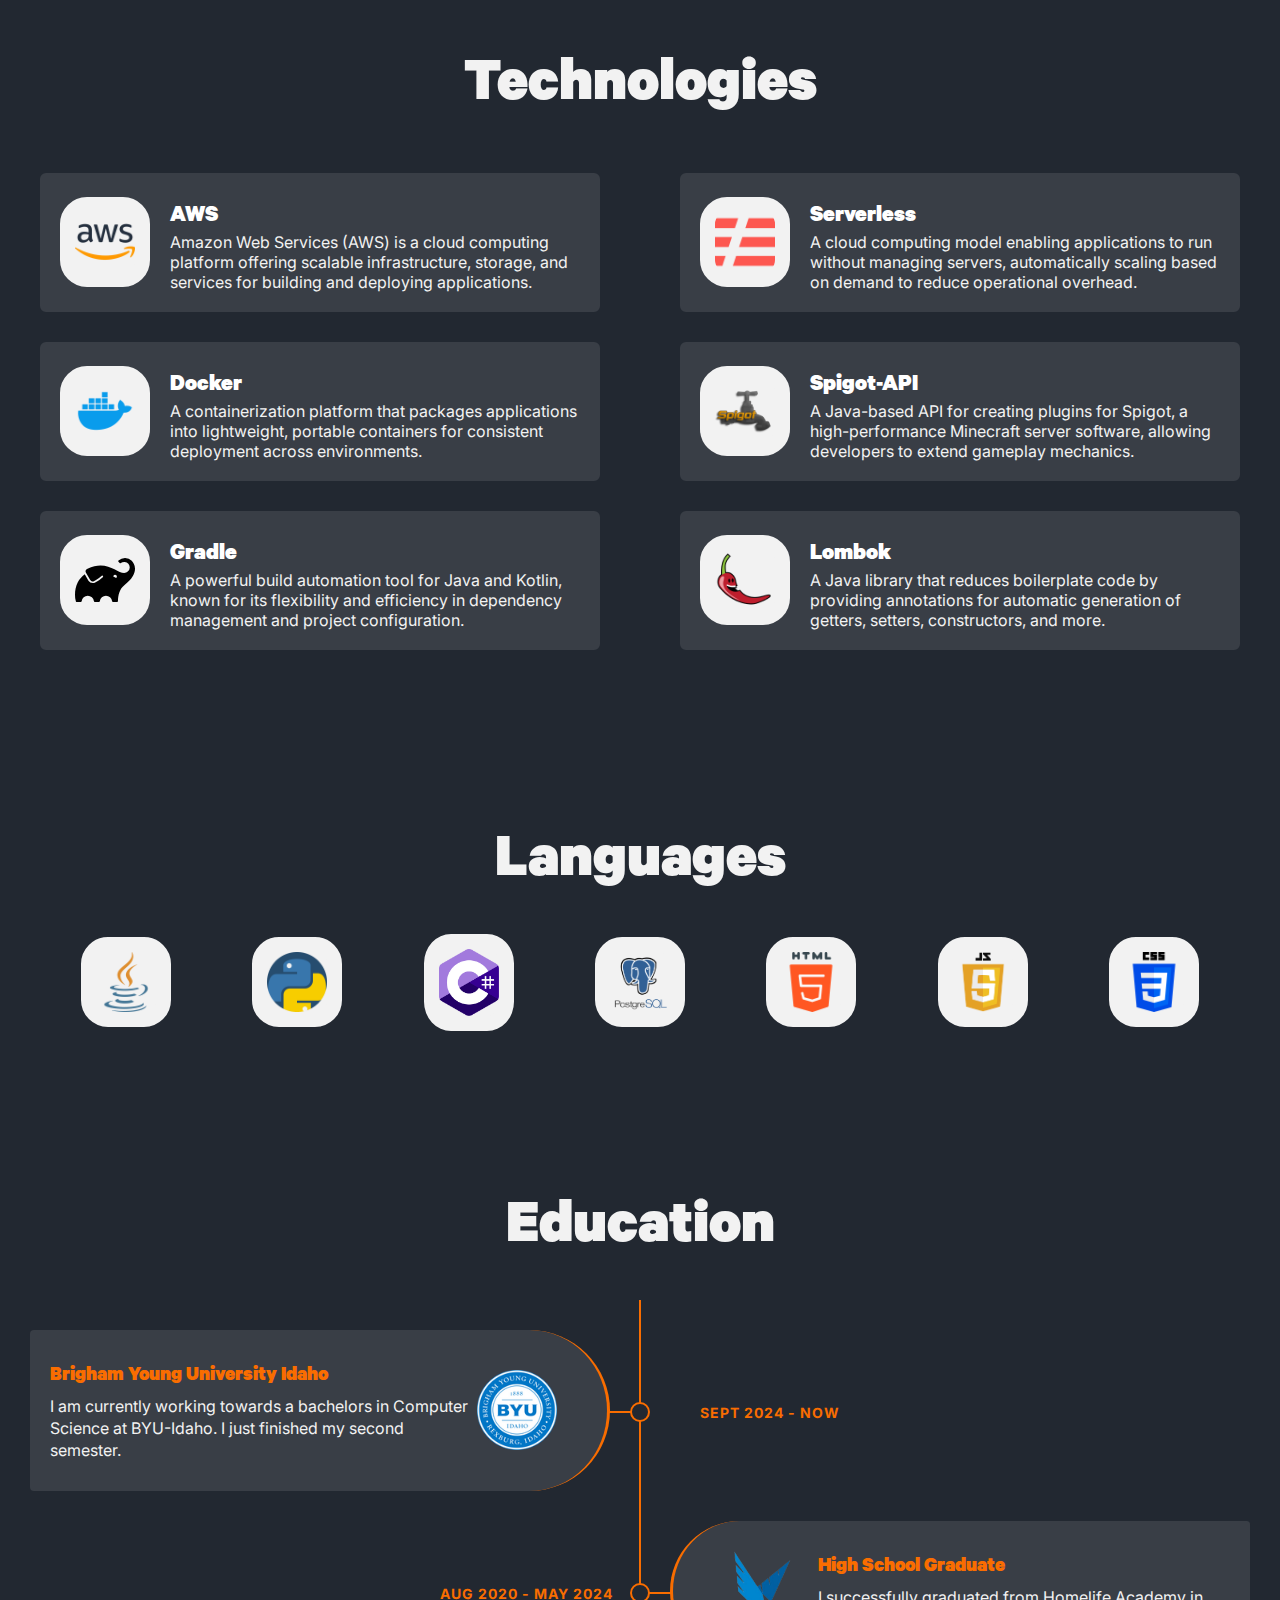
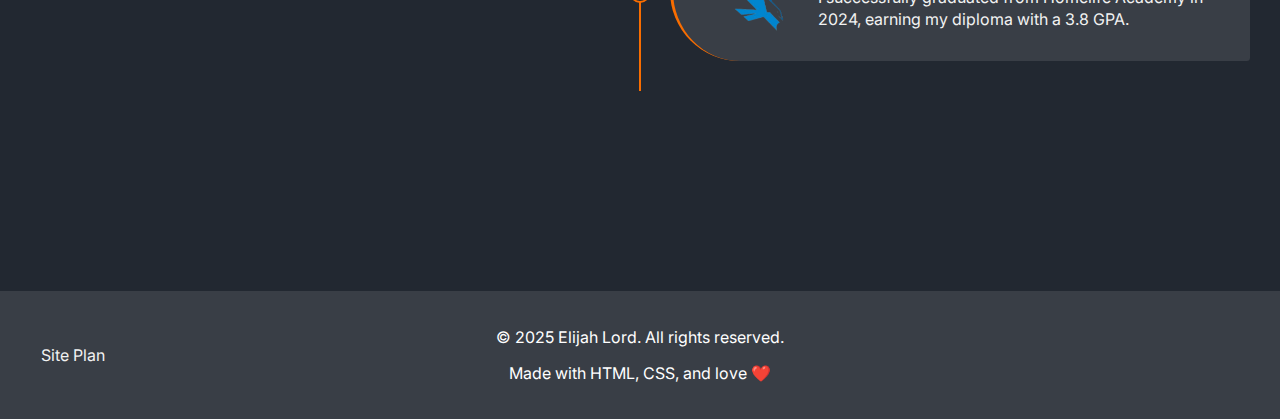
<file: portfolio/portfolio.html>
<!DOCTYPE html>
<html lang="en">
<head>
    <meta charset="UTF-8">
    <meta name="viewport" content="width=device-width, initial-scale=1.0">
    <title>Portfolio</title>
    <link rel="icon" type="image/x-icon" href="./images/favicon.ico">
    <link rel="stylesheet" href="styles/styles.css">
</head>
<body>
    <header>
        <div class="hexagon">
            <div></div>
            <p>E</p>
        </div>
        <nav class="header-navigation">
            <a href="index.html"><span class="highlighted">01. </span>Home</a>
            <a href="portfolio.html"><span class="highlighted">02. </span>Portfolio</a>
            <a href="contact-me.html"><span class="highlighted">03. </span>Contact Me</a>
        </nav>
    </header>
    <main>
        <section class="content-section">
            <h1>Work Experience</h1>
            <div class="timeline">
                <div class="timeline-container left">
                    <div class="timeline-date">Apr 2024 - Now</div>
                    <div class="timeline-content">
                        <img class="timeline-icon" src="images/monolith_logo.png" alt="monlith brands logo">
                        <h3>Monolith Brands Contractor</h3>
                        <p>
                            After my internship with Monlith, they hired me as a part-time contractor to continue working as I attended my studies at BYU-Idaho.
                        </p>
                    </div>
                </div>
                <div class="timeline-container right">
                    <div class="timeline-date">Sep 2023 - Apr 2024</div>
                    <div class="timeline-content">
                        <img class="timeline-icon" src="images/monolith_logo.png" alt="monlith brands logo">
                        <h3>Monolith Brands Internship</h3>
                        <p>
                            During my time here I learned about large system architectures and each part of the full-stack development process. I worked on modern web applications and a Python data pipeline hosted on AWS cloud services. This experience allowed me to refine my technical skills while collaborating with a team on real-world business applications.
                        </p>
                    </div>
                </div>
                <div class="timeline-container left">
                    <div class="timeline-date">Nov 2021 - Sept 2024</div>
                    <div class="timeline-content left">
                        <img class="timeline-icon" src="images/apoc_logo.webp" alt="apocalyptic gaming network logo">
                        <h3>Apocalyptic Gaming Network</h3>
                        <p>
                            As the lead developer for Apocalyptic Gaming Network, I was responsible for designing and maintaining full server systems. My role involved optimizing performance, implementing custom features, and ensuring a seamless experience for players across the network as a whole.
                        </p>
                    </div>
                </div>
                <div class="timeline-container right">
                    <div class="timeline-date">June 2021 - Oct 2023</div>
                    <div class="timeline-content left">
                        <img class="timeline-icon" src="images/fiverr_logo.png" alt="fiverr logo">
                        <h3>Freelance Minecraft Plugin Development</h3>
                        <p>
                            As a freelance Minecraft plugin developer, I have worked with numerous clients to create custom plugins tailored to their unique server needs. With a 4.8 average rating on Fiverr, my work has been consistently praised for its quality, efficiency, and reliability.
                        </p>
                    </div>
                </div>
                <div class="timeline-container left">
                    <div class="timeline-date">Apr 2021 - Aug 2022</div>
                    <div class="timeline-content left">
                        <img class="timeline-icon" src="images/lastlife_logo.jpg" alt="my lastlife plugin logo">
                        <h3>Public Minecraft Plugin Development</h3>
                        <p>
                            I developed <a href="https://www.spigotmc.org/resources/last-life.91586/">LastLife</a>, a public spigot plugin that gained significant traction with over 45,000 downloads and a 5-star average rating. Designed based on YouTuber Grian’s famous series, it created an engaging multiplayer experience bringing unique mechanics to the game.
                        </p>
                    </div>
                </div>
            </div>
        </section>
        <section class="content-section">
            <h1>Technologies</h1>
            <div class="technology-list">
                <div class="technology">
                    <img class="icon" src="images/aws_logo.png" alt="amazon web services logo">
                    <h2>AWS</h2>
                    <p>Amazon Web Services (AWS) is a cloud computing platform offering scalable infrastructure, storage, and services for building and deploying applications.</p>
                </div>
                <div class="technology">
                    <img class="icon" src="images/serverless_logo.webp" alt="serverless logo">
                    <h2>Serverless</h2>
                    <p>A cloud computing model enabling applications to run without managing servers, automatically scaling based on demand to reduce operational overhead.</p>
                </div>
                <div class="technology">
                    <img class="icon" src="images/docker_logo.webp" alt="docker logo">
                    <h2>Docker</h2>
                    <p>A containerization platform that packages applications into lightweight, portable containers for consistent deployment across environments.</p>
                </div>
                <div class="technology">
                    <img class="icon" src="images/spigot.png" alt="spigot-api logo">
                    <h2>Spigot-API</h2>
                    <p>A Java-based API for creating plugins for Spigot, a high-performance Minecraft server software, allowing developers to extend gameplay mechanics.</p>
                </div>
                <div class="technology">
                    <img class="icon" src="images/gradle_logo.svg" alt="gradle logo">
                    <h2>Gradle</h2>
                    <p>A powerful build automation tool for Java and Kotlin, known for its flexibility and efficiency in dependency management and project configuration.</p>
                </div>
                <div class="technology">
                    <img class="icon" src="images/lombok_logo.png" alt="lombok logo">
                    <h2>Lombok</h2>
                    <p>A Java library that reduces boilerplate code by providing annotations for automatic generation of getters, setters, constructors, and more.</p>
                </div>
            </div>
        </section>
        <section class="content-section">
            <h1>Languages</h1>
            <div class="language-list">
                <img class="icon" src="images/java.png" alt="java language logo">
                <img class="icon" src="images/python.png" alt="python language logo">
                <img class="icon" src="images/c_logo.png" alt="c# language logo">
                <img class="icon" src="images/postgresql_logo.png" alt="postgre sql logo">
                <img class="icon" src="images/html5_logo.png" alt="html logo">
                <img class="icon" src="images/javascript_logo.png" alt="javascript logo">
                <img class="icon" src="images/css3_logo.png" alt="css logo">
            </div>
        </section>
        <section class="content-section">
            <h1>Education</h1>
            <div class="timeline">
                <div class="timeline-container left">
                    <div class="timeline-date">Sept 2024 - Now</div>
                    <div class="timeline-content">
                        <img class="timeline-icon" src="images/BYUI.png" alt="brigham young university idaho logo">
                        <h3>Brigham Young University Idaho</h3>
                        <p>
                            I am currently working towards a bachelors in Computer Science at BYU-Idaho. I just finished my second semester.
                        </p>
                    </div>
                </div>
                <div class="timeline-container right">
                    <div class="timeline-date">Aug 2020 - May 2024</div>
                    <div class="timeline-content">
                        <img class="timeline-icon" src="images/homelife_logo.png" alt="homelife academy logo">
                        <h3>High School Graduate</h3>
                        <p>
                            I successfully graduated from Homelife Academy in 2024, earning my diploma with a 3.8 GPA.
                        </p>
                    </div>
                </div>
            </div>
        </section>
    </main>
    <footer>
        <a href="site-plan.html">Site Plan</a>
        <div class="credits">
            <p>© 2025 Elijah Lord. All rights reserved.</p>
            <p>Made with HTML, CSS, and love ❤️</p>
        </div>
    </footer>
</body>
</html>
</file>
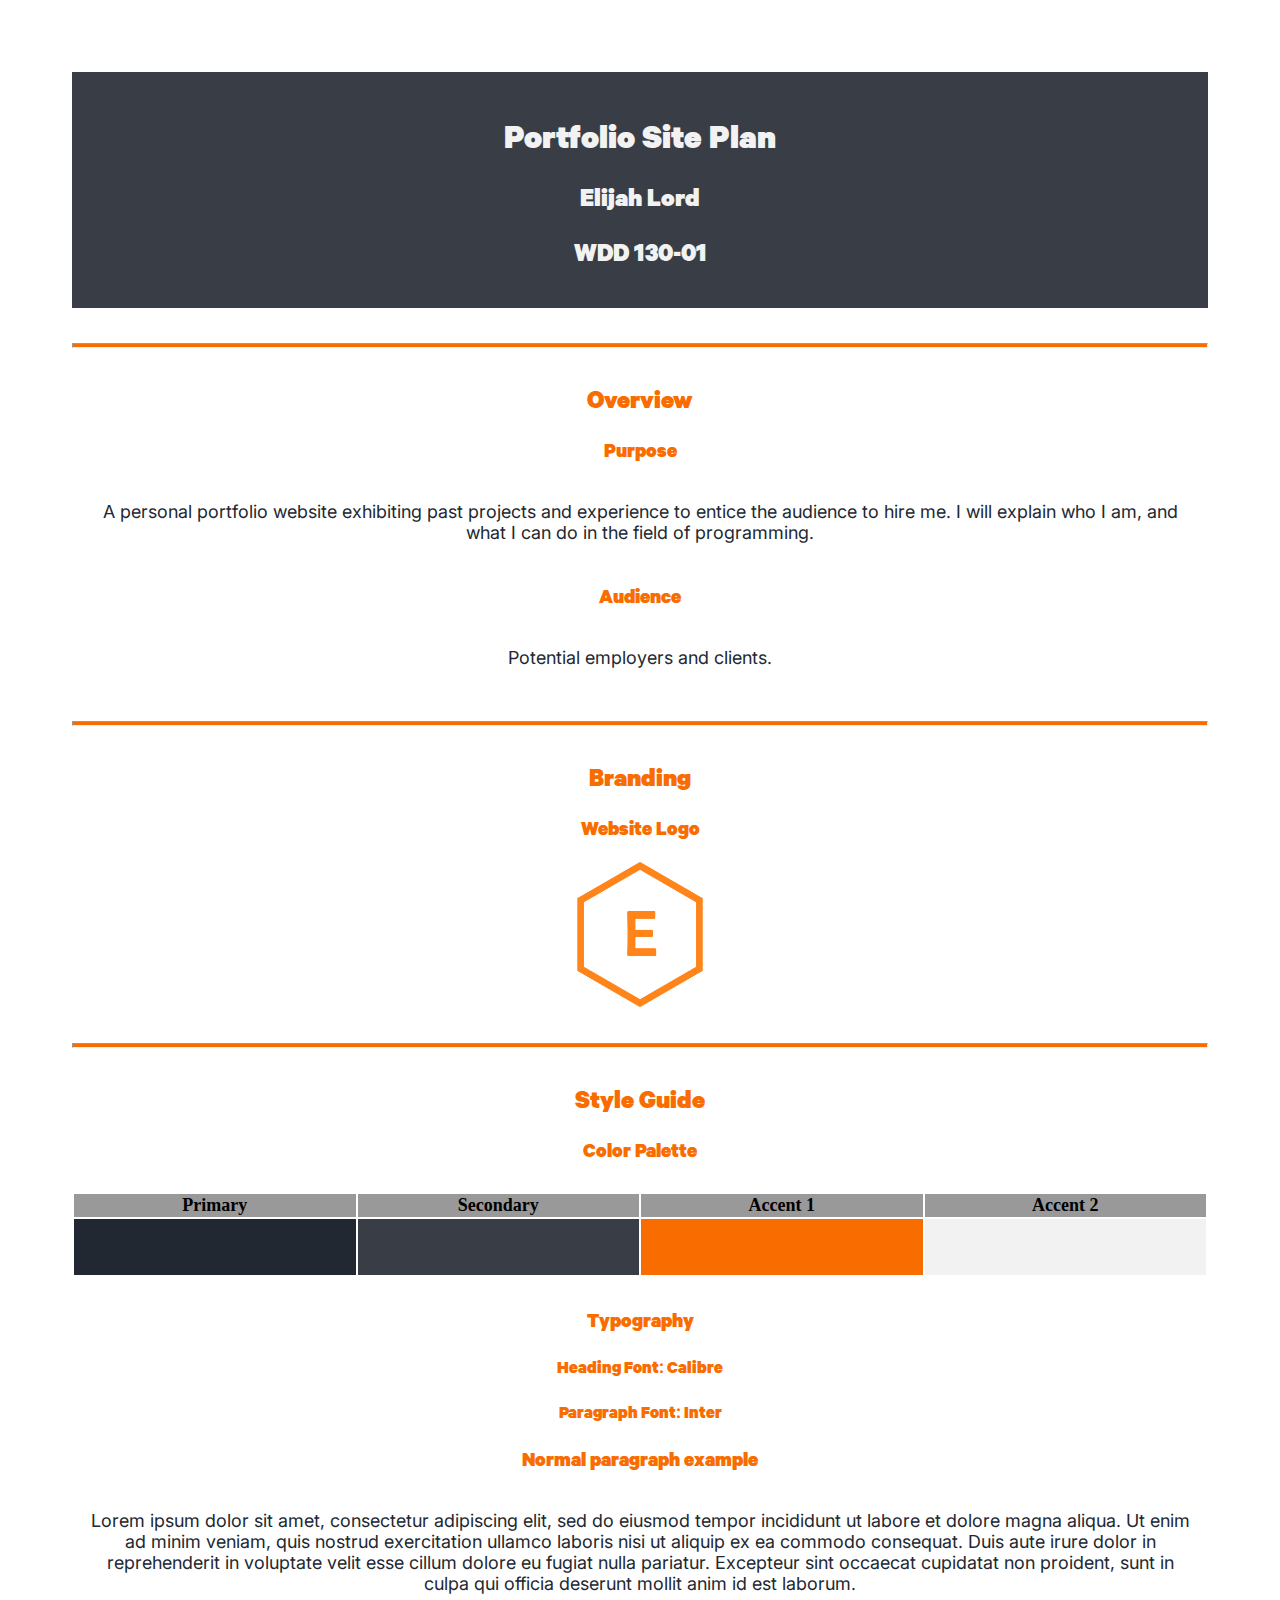
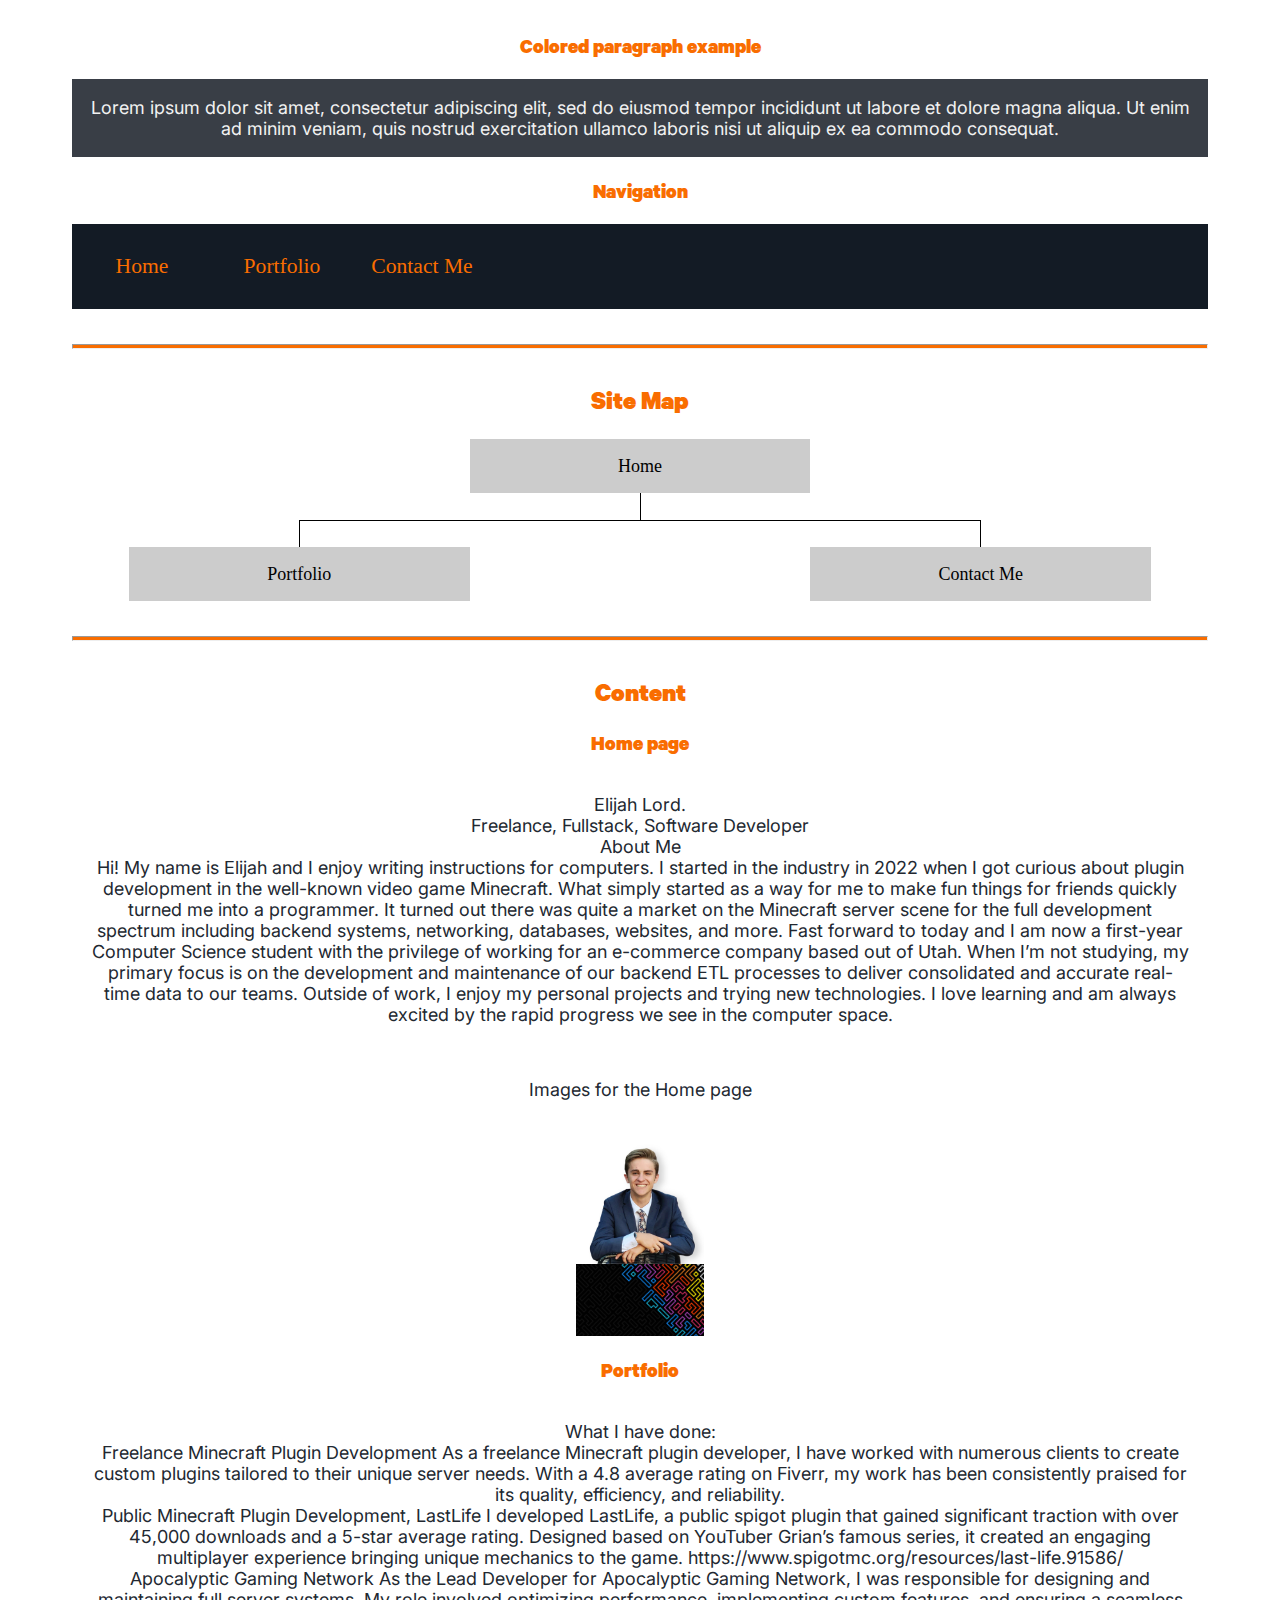
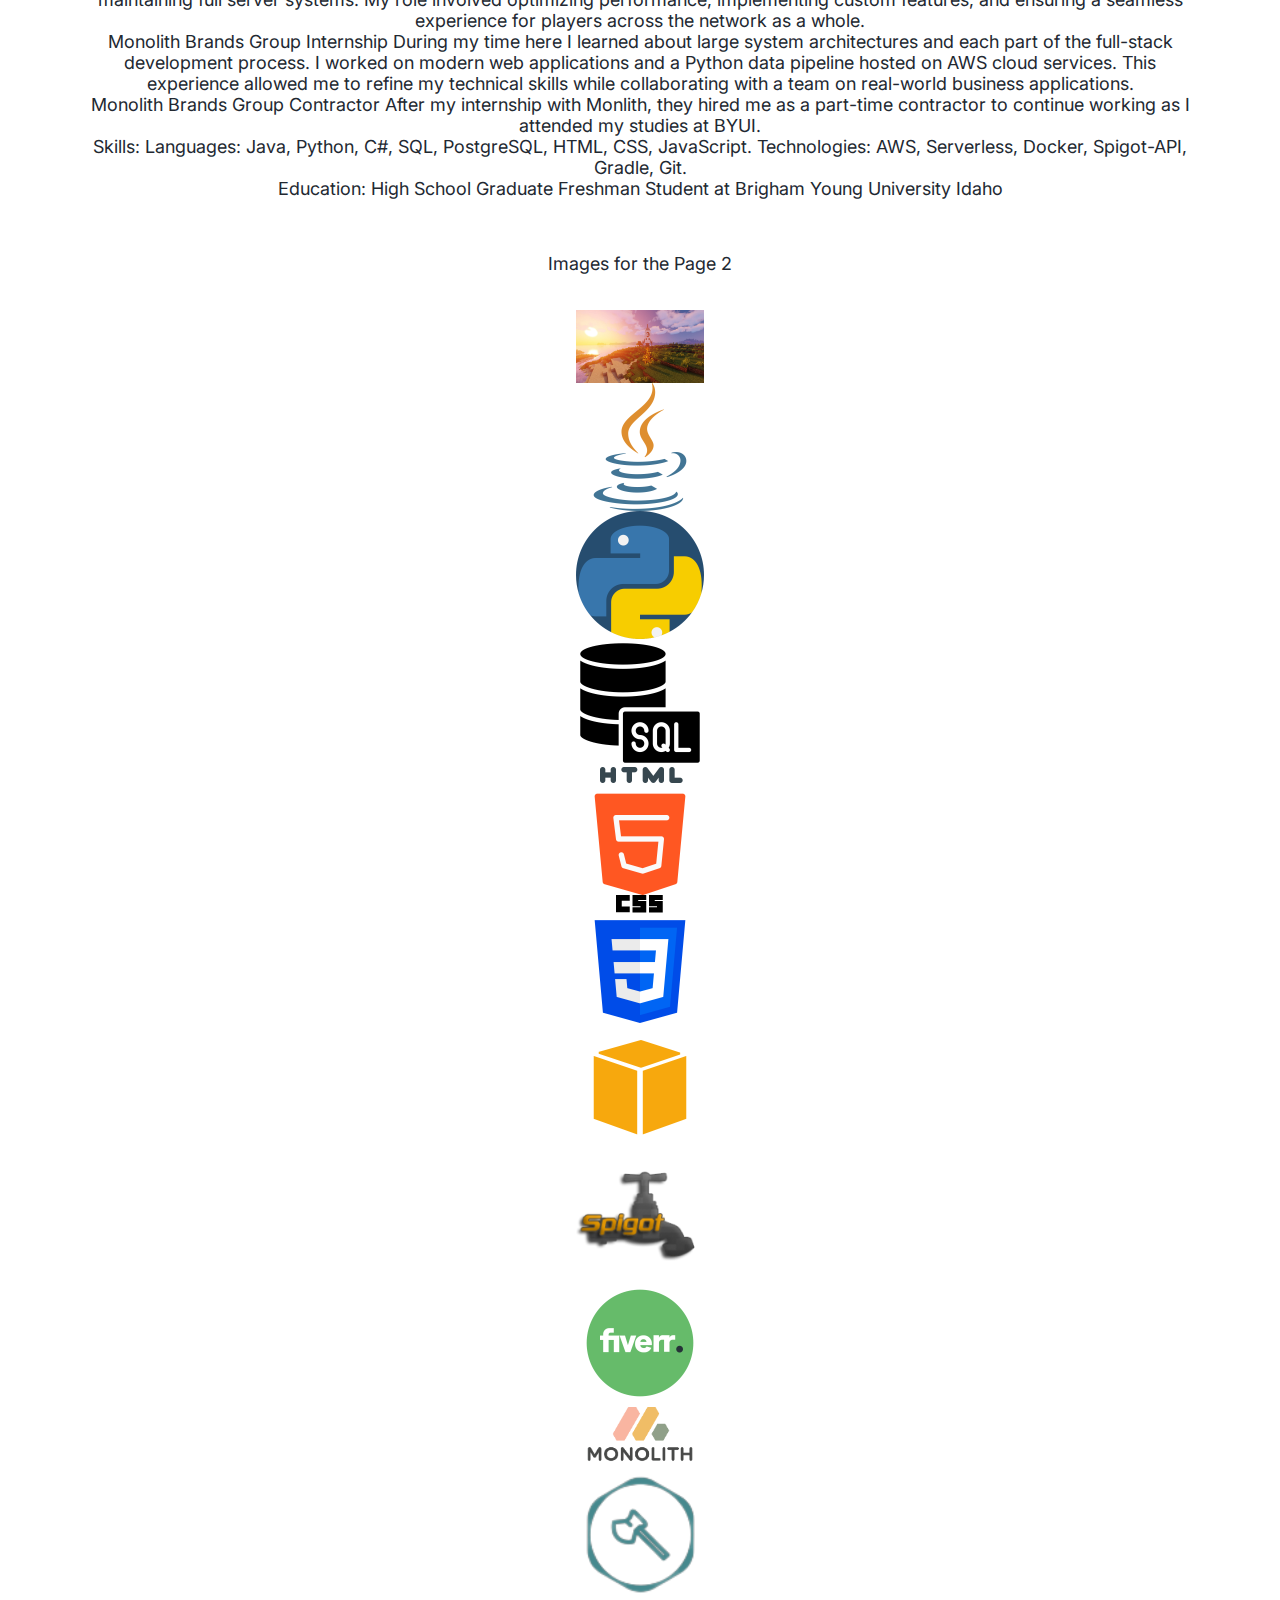
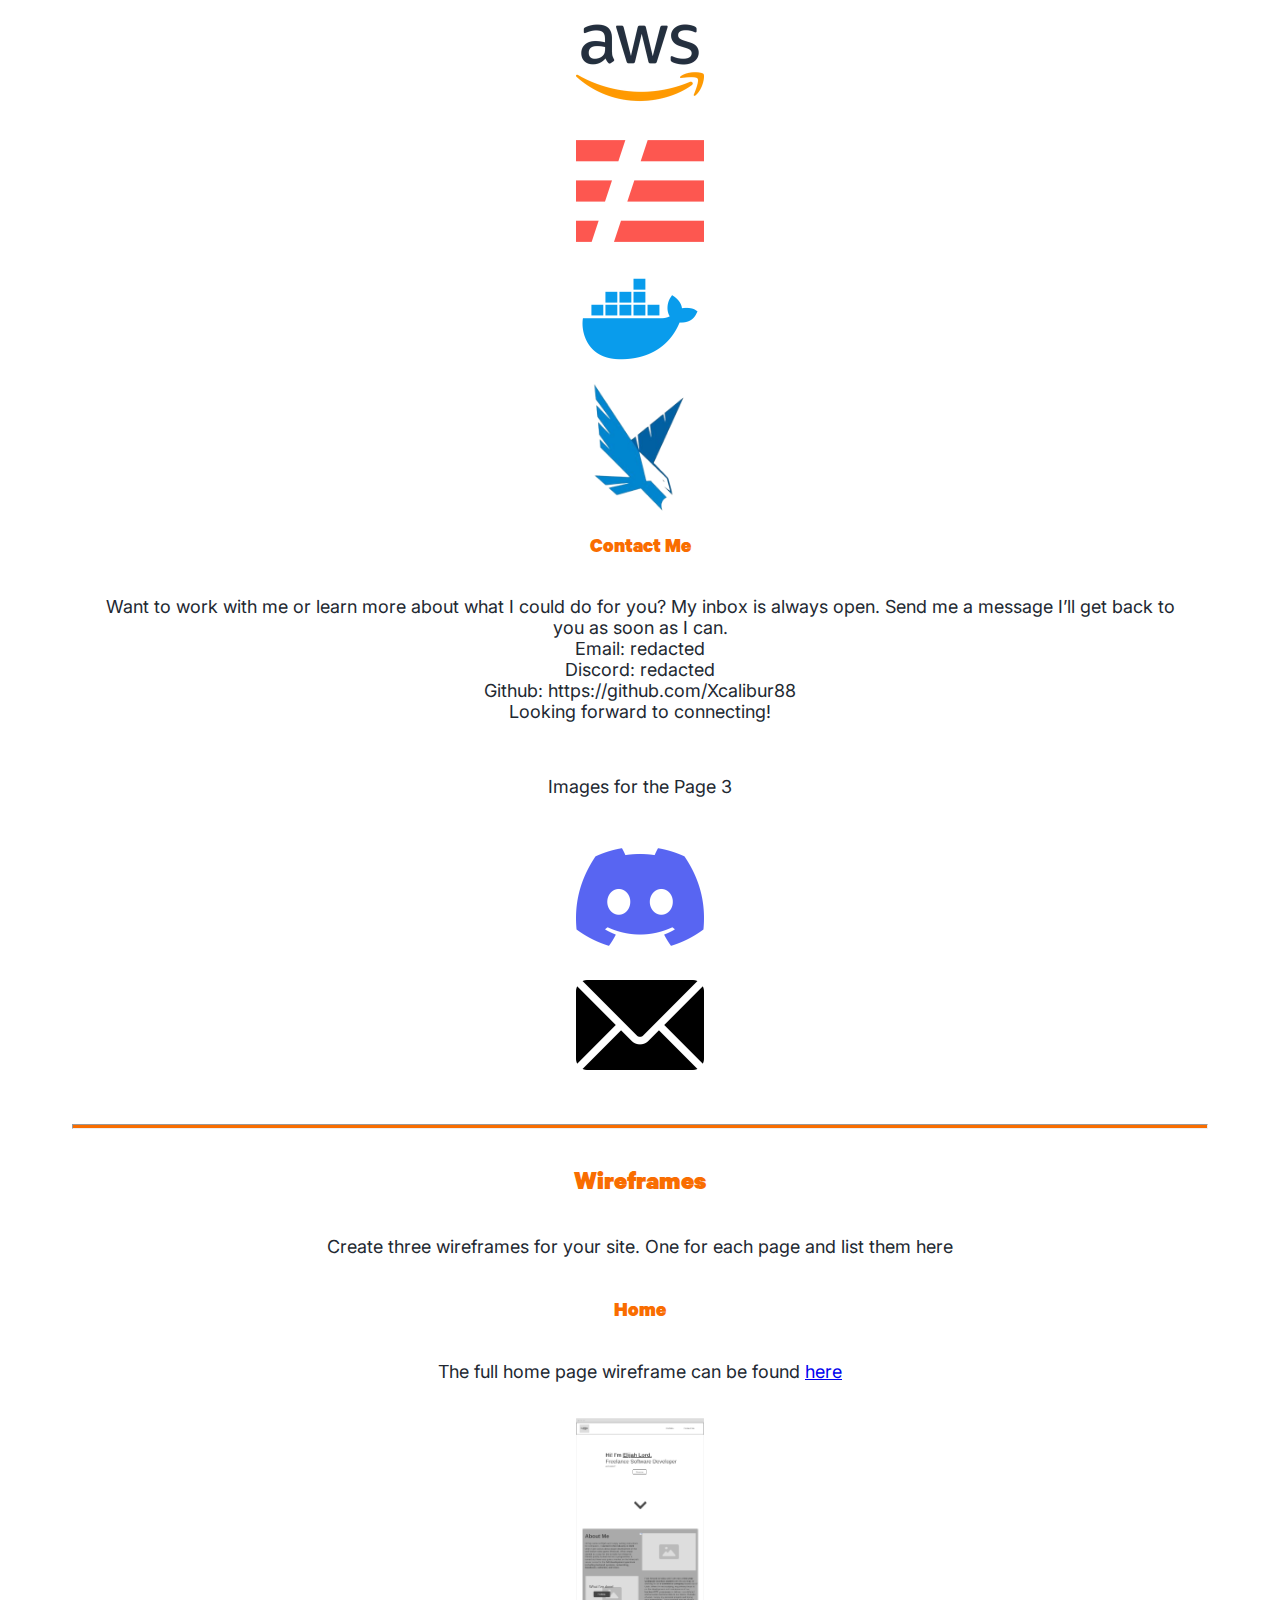
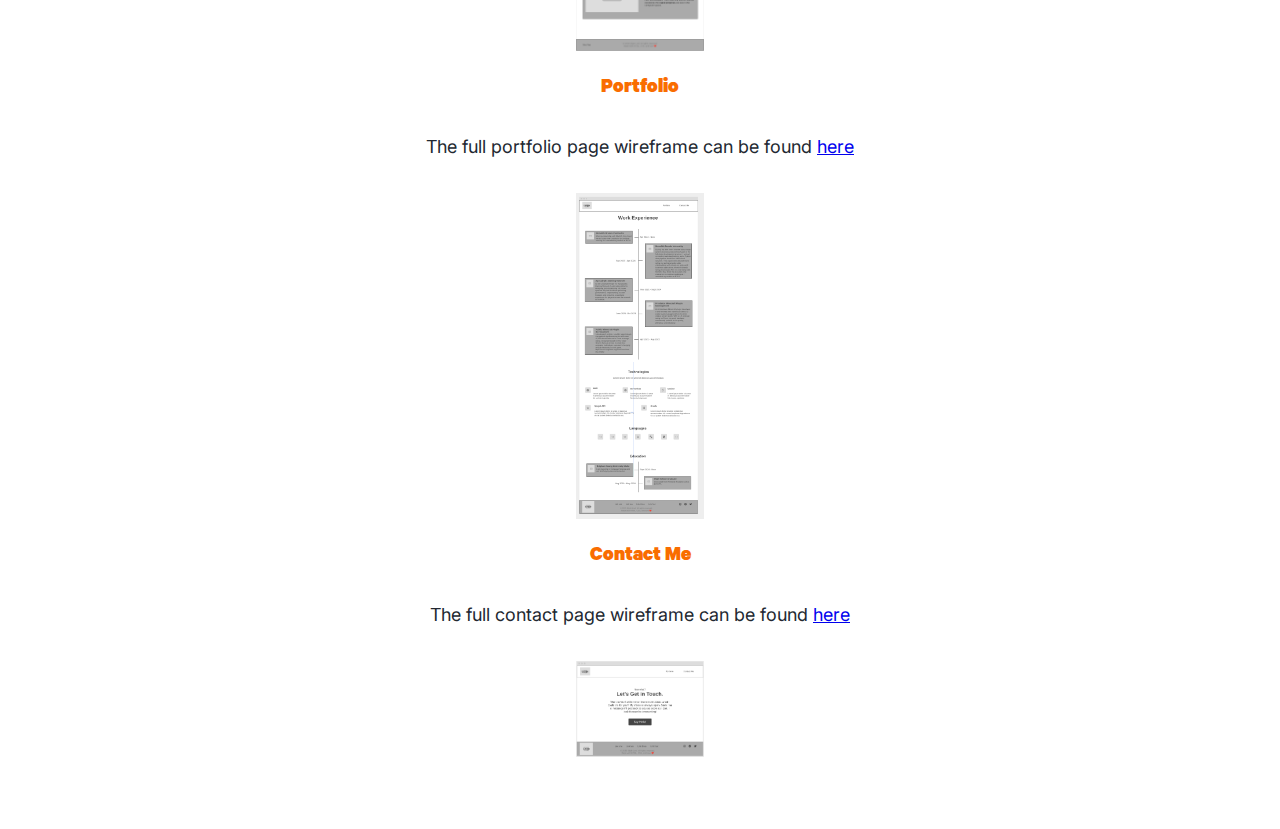
<file: portfolio/site-plan.html>
<!DOCTYPE html>
<html lang="en-us">
    
  <head>
    <meta charset="utf-8">
    <title>Site Plan</title>
    <link type="text/css" rel="stylesheet" href="styles/site-plan.css">
  </head>

  <body>
    <header>
      <h1>Portfolio Site Plan</h1>
      <h2>Elijah Lord</h2>
      <h2>WDD 130-01</h2>
      <!-- In the header above, add the name or your site, your name and class number. For example if you are in section 3 you would put WDD 130.03 -->
    </header>
    <main>

      <!-- ------------------------Steps 2-3------------------------------ -->
      <hr>
      <h2>Overview</h2>
      <h3>Purpose</h3>
      <p>A personal portfolio website exhibiting past projects and experience to entice the audience to hire me. I will explain who I am, and what I can do in the field of programming.</p>  <!-- change this -->


      <h3>Audience</h3>
      <p>Potential employers and clients.</p>  <!-- change this -->

      <hr>
      <h2>Branding</h2>
      <h3>Website Logo</h3>
      <!-- Replace this with some sort of logo for your site.  A logo can be as simple as the name of your site in a nice font :) -->
      <img src="images/logo.png" alt="Logo image">
      <hr>
      <h2>
        Style Guide
      </h2>

      <!-- ------------------------Steps 4-8------------------------------ -->

      <h3>
        Color Palette
      </h3>
      <!--  The colors you choose for a website are one of the most important decisions you will make. Follow the instructions on the activity in iLearn. You should have at least 2 colors but do not have to fill in all 4 if you do not need them.  -->

      <table class="colors">
        <tr><th>Primary</th><th>Secondary</th><th>Accent 1</th><th>Accent 2</th></tr>
        <!-- Switch to the site-plan.css file and change your colors there. -->
        <tr><td class="primary"></td><td class="secondary"></td><td class="accent1"></td><td class="accent2"></td></tr>
      </table>

      <!-- ------------------------Step 9------------------------------ -->

      <h3>
        Typography
      </h3>
      <!-- Choose a font for your paragraphs (body copy) and headlines. What font(s) have you chosen? Why did you choose what you did?  Make sure to review the list of web safe fonts at W3Schools.org as a starting point.  Think also about which of your colors above you might use for background and font colors. -->

      <h4>
        Heading Font: Calibre  <!-- change this -->
      </h4>
      <h4>
        Paragraph Font: Inter  <!-- change this -->
      </h4>
      <h3>
        Normal paragraph example
      </h3>
      <p>
        Lorem ipsum dolor sit amet, consectetur adipiscing elit, sed do eiusmod tempor incididunt ut labore et dolore magna aliqua. Ut enim ad minim veniam, quis nostrud exercitation ullamco laboris nisi ut aliquip ex ea commodo consequat. Duis aute irure dolor in reprehenderit in voluptate velit esse cillum dolore eu fugiat nulla pariatur. Excepteur sint occaecat cupidatat non proident, sunt in culpa qui officia deserunt mollit anim id est laborum.
      </p>
      <h3>
        Colored paragraph example
      </h3>
      <p class="colored">
        Lorem ipsum dolor sit amet, consectetur adipiscing elit, sed do eiusmod tempor incididunt ut labore et dolore magna aliqua. Ut enim ad minim veniam, quis nostrud exercitation ullamco laboris nisi ut aliquip ex ea commodo consequat. 
      </p>

      <!-- ------------------------Step 10------------------------------ -->

      <h3>
        Navigation
      </h3>
      <!-- Think about how you want your navigation bar to look. In the site-plan.css file change the colors to your colors to get the look you desire. --> 
      <nav>
        <a href="#">Home</a>
        <a href="#">Portfolio</a>
        <a href="#">Contact Me</a>
      </nav>
      <hr>
      <h2>
        Site Map
      </h2>
      <div class="sitemap">
        <div class="sm-home">
          Home
        </div>
        <div class="sm-page2">
          Portfolio <!-- change this -->
        </div>
        <div class="sm-page3">
          Contact Me  <!-- change this -->
        </div>

        <div class="top">
          &nbsp;
        </div>
        <div class="left">
          &nbsp;
        </div>
        <div class="right">
          &nbsp;
        </div>

      </div>

      <!-- --------Content Section -------------- -->
      <hr>
      <h2>
        Content
      </h2>
      <h3>Home page</h3>
      <p>
        Elijah Lord.
        <br/>Freelance, Fullstack, Software Developer

        <br/>About Me
        <br/>Hi! My name is Elijah and I enjoy writing instructions for computers. I started in the industry in 2022 when I got curious about plugin development in the well-known video game Minecraft. What simply started as a way for me to make fun things for friends quickly turned me into a programmer. It turned out there was quite a market on the Minecraft server scene for the full development spectrum including backend systems, networking, databases, websites, and more.
        Fast forward to today and I am now a first-year Computer Science student with the privilege of working for an e-commerce company based out of Utah. When I’m not studying, my primary focus is on the development and maintenance of our backend ETL processes to deliver consolidated and accurate real-time data to our teams.
        Outside of work, I enjoy my personal projects and trying new technologies. I love learning and am always excited by the rapid progress we see in the computer space.
      </p>

      <p>Images for the Home page</p>
        <img src="images/pfp.jpg" alt="image for homepage">
        <img src="images/background.jpg" alt="image for homepage">

      </ul>
      <h3>Portfolio</h3>
      <p>
        What I have done:
        <br/>Freelance Minecraft Plugin Development
        As a freelance Minecraft plugin developer, I have worked with numerous clients to create custom plugins tailored to their unique server needs. With a 4.8 average rating on Fiverr, my work has been consistently praised for its quality, efficiency, and reliability.
        <br/>Public Minecraft Plugin Development, LastLife
        I developed LastLife, a public spigot plugin that gained significant traction with over 45,000 downloads and a 5-star average rating. Designed based on YouTuber Grian’s famous series, it created an engaging multiplayer experience bringing unique mechanics to the game. https://www.spigotmc.org/resources/last-life.91586/
        <br/>Apocalyptic Gaming Network
        As the Lead Developer for Apocalyptic Gaming Network, I was responsible for designing and maintaining full server systems. My role involved optimizing performance, implementing custom features, and ensuring a seamless experience for players across the network as a whole.
        <br/>Monolith Brands Group Internship
        During my time here I learned about large system architectures and each part of the full-stack development process. I worked on modern web applications and a Python data pipeline hosted on AWS cloud services. This experience allowed me to refine my technical skills while collaborating with a team on real-world business applications.
        <br/>Monolith Brands Group Contractor
        After my internship with Monlith, they hired me as a part-time contractor to continue working as I attended my studies at BYUI.
        
        <br/>Skills:
        Languages: Java, Python, C#, SQL, PostgreSQL, HTML, CSS, JavaScript.
        Technologies: AWS, Serverless, Docker, Spigot-API, Gradle, Git.
        
        <br/>Education:
        High School Graduate
        Freshman Student at Brigham Young University Idaho
        
      </p>
      <p>Images for the Page 2</p>
        <img src="images/example.jpeg" alt="image for page">
        <img src="images/java.png" alt="image for page">
        <img src="images/python.png" alt="image for page">
        <img src="images/sql-server.png" alt="image for page">
        <img src="images/html-5.png" alt="image for page">
        <img src="images/css-3.png" alt="image for page">
        <img src="images/social.png" alt="image for page">
        <img src="images/spigot.png" alt="image for page">
        <img src="images/fiverr_logo.png" alt="image for page">
        <img src="images/monolith_logo.png" alt="image for page">
        <img src="images/lastlife_logo.jpg" alt="image for page">
        <img src="images/aws_logo.png" alt="image for page">
        <img src="images/serverless_logo.webp" alt="image for page">
        <img src="images/docker_logo.webp" alt="image for page">
        <img src="images/homelife_logo.png" alt="image for page">
      </ul>
      <h3>Contact Me</h3>
      <p>
        Want to work with me or learn more about what I could do for you? My inbox is always open. Send me a message I’ll get back to you as soon as I can.
        <br/>Email: redacted
        <br/>Discord: redacted
        <br/>Github: https://github.com/Xcalibur88
        <br/>Looking forward to connecting!
      </p>
      <p>Images for the Page 3</p>
        <img src="images/discord.png" alt="image for page3">
        <img src="images/email.png" alt="image for page3">

      </ul>
      <hr>
      <h2>
        Wireframes
      </h2>
      <p>
        Create three wireframes for your site. One for each page and list them here</p>

      <h3>Home</h3>
      <p>         
        The full home page wireframe can be found <a href="https://wireframe.cc/uPj3sx" target="_blank">here</a>
      </p>
      <img src="images/home_page_wireframe.png" alt="home page wireframe">

      <h3>Portfolio</h3>
      <p>         
        The full portfolio page wireframe can be found <a href="https://wireframe.cc/bSW8rF" target="_blank">here</a>
      </p>
      <img src="images/portfolio_page_wireframe.png" alt="page 2 wireframe">

      <h3>Contact Me</h3>
      <p>         
        The full contact page wireframe can be found <a href="https://wireframe.cc/xkIuv2" target="_blank">here</a>
      </p>
      <img src="images/contact_page_wireframe.png" alt="page 3 wireframe">
    </main>
  </body>

</html>
</file>
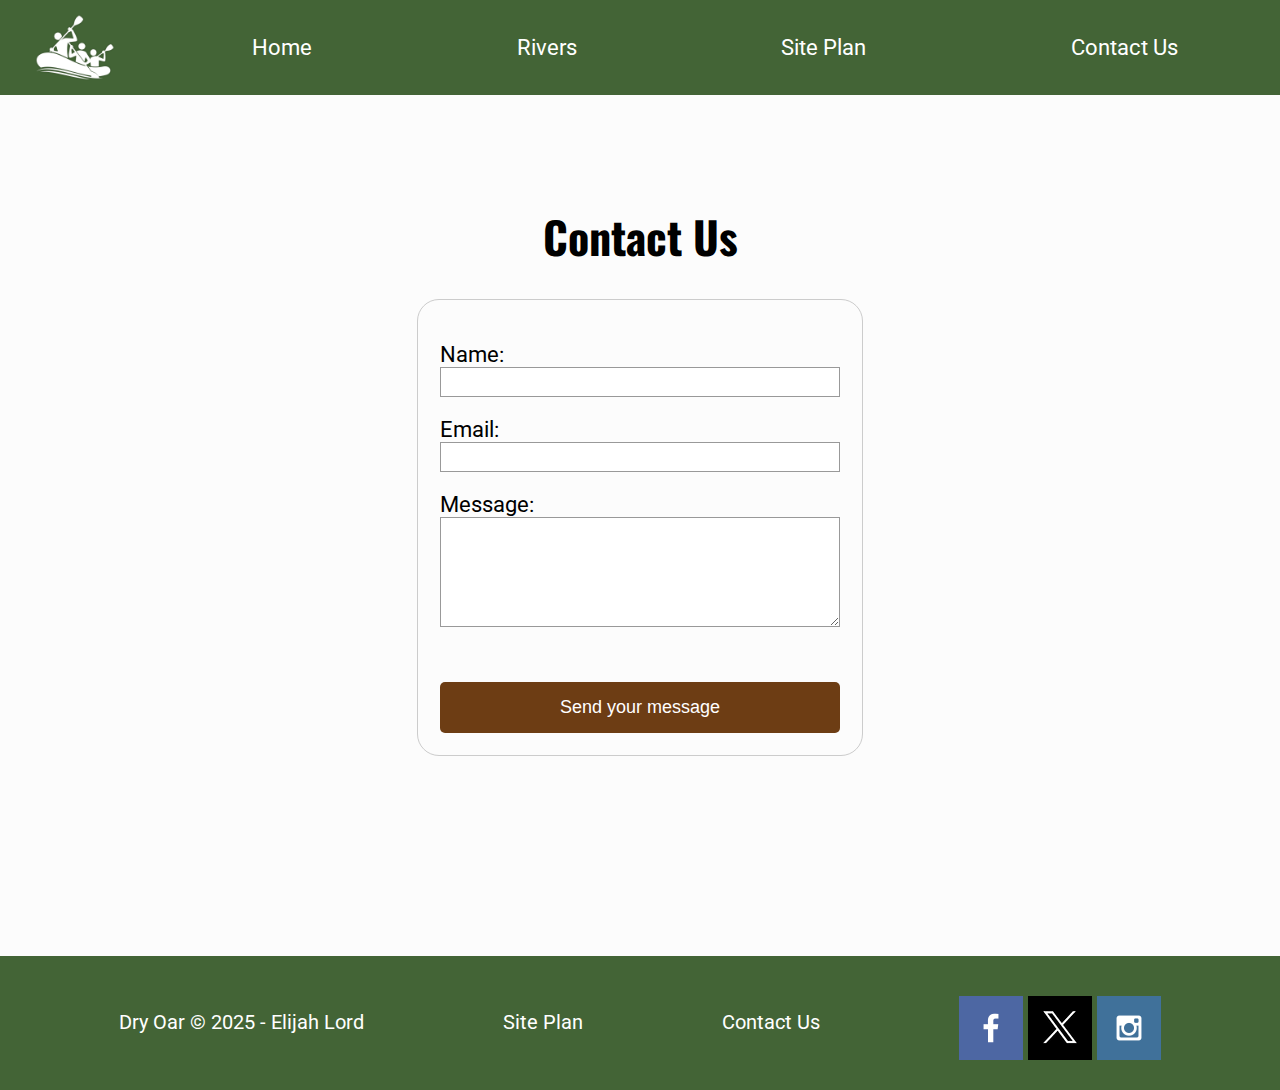
<file: wwr/contactus.html>
<!DOCTYPE html>
<html lang="en">
<head>
    <meta charset="UTF-8">
    <meta name="viewport" content="width=device-width, initial-scale=1.0">
    <title>Whitewater Rafting Vacations | Dry Oar Boating | Contact Us</title>
    <link rel="stylesheet" href="styles/styles.css">
</head>
<body>
    <div id="content">
        <header id="contactus-header">
            <a href="index.html" id="logo_link">
                <img class="logo" src="images/rafting-icon-white.png" alt="Big Rapid's Rafting Logo">
            </a>
            <nav>
                <a href="index.html">Home</a>
                <a href="rivers.html">Rivers</a>
                <a href="site-plan-rafting.html">Site Plan</a>
                <a href="contactus.html">Contact Us</a>
            </nav>
        </header>
        <div id="feedback"></div>
        <main id="contact-us-content">
            <h1>Contact Us</h1>
            <form action="/my-handling-form-page" method="post">
                <div>
                    <label for="name">Name:</label>
                    <input type="text" id="name" name="user_name" />
                </div>
                <div>
                    <label for="mail">Email:</label>
                    <input type="email" id="mail" name="user_email" />
                </div>
                <div>
                    <label for="msg">Message:</label>
                    <textarea id="msg" name="user_message"></textarea>
                </div>
                <div class="button">
                    <button type="submit">Send your message</button>
                </div>
            </form>
        </main>
        <footer>
            <p>Dry Oar &copy; 2025 - Elijah Lord</p>
            <p><a href="site-plan-rafting.html">Site Plan</a></p>
            <p><a href="contactus.html">Contact Us</a></p>
            <div class="social">
                <a href="https://facebook.com" target="_blank">
                    <img src="images/facebook.png" alt="fb icon">
                </a>
                <a href="https://x.com" target="_blank">
                    <img src="images/x.png" alt="x (twitter) icon">
                </a>
                <a href="https://instagram.com" target="_blank">
                    <img src="images/instagram.png" alt="instagram icon">
                </a>
            </div>
        </footer>
    </div>
    <script>
        const feedbackElement = document.getElementById('feedback');
        const formElement = document.forms[0];
        formElement.addEventListener('submit', function(e) {
            e.preventDefault();
            feedbackElement.innerHTML = 'Hello '+ formElement.user_name.value +'! Thank you for your message. We will get back with you as soon as possible!';
            feedbackElement.style.display = 'block';
        });
    </script>
</body>
</html>
</file>
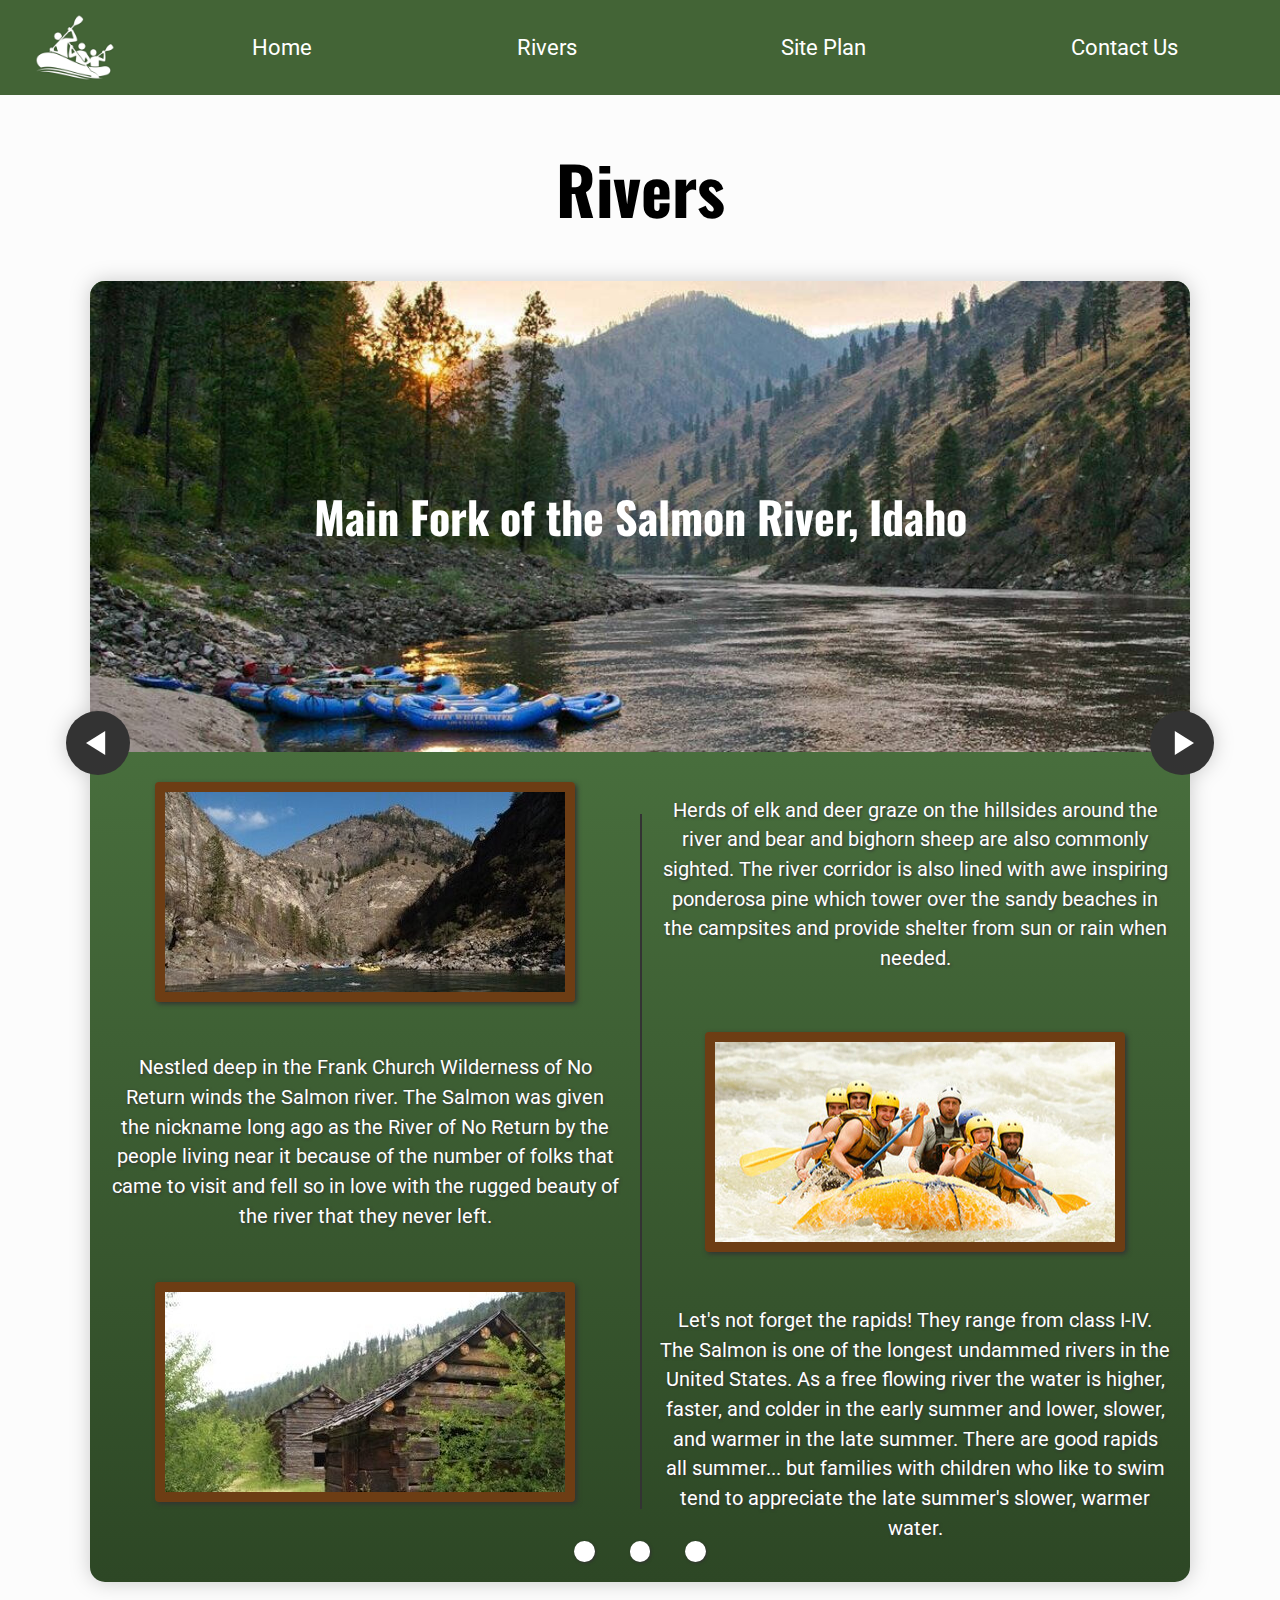
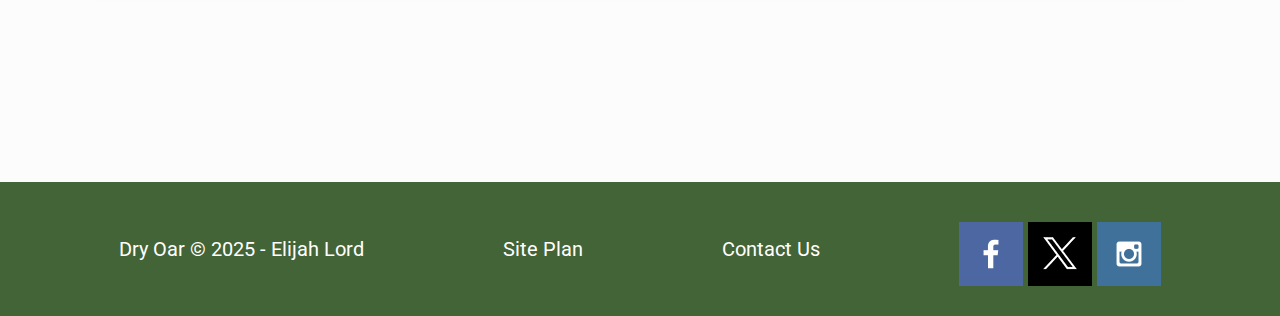
<file: wwr/rivers.html>
<!DOCTYPE html>
<html lang="en">
<head>
    <meta charset="UTF-8">
    <meta name="viewport" content="width=device-width, initial-scale=1.0">
    <title>Whitewater Rafting Vacations | Dry Oar Boating | Rivers</title>
    <link rel="stylesheet" href="styles/styles.css">
</head>
<body>
    <div id="content">
        <header>
            <a href="index.html" id="logo_link">
                <img class="logo" src="images/rafting-icon-white.png" alt="Big Rapid's Rafting Logo">
            </a>
            <nav>
                <a href="index.html">Home</a>
                <a href="#">Rivers</a>
                <a href="site-plan-rafting.html">Site Plan</a>
                <a href="contactus.html">Contact Us</a>
            </nav>
        </header>

        <main class="rivers-grid">
            <h1 id="river-page-title">Rivers</h1>
        
            <section class="carousel" aria-label="Gallery">
                <ol class="carousel__viewport">
                    <li id="carousel__slide1" tabindex="0" class="carousel__slide">
                        <div class="carousel__snapper">
                            <a href="#carousel__slide3" class="carousel__prev">Go to last
                                slide</a>
                            <a href="#carousel__slide2" class="carousel__next">Go to next
                                slide</a>
                        </div>
                        <div class="river-container">
                            <h2 class="river-header">Main Fork of the Salmon River, Idaho</h2>
                            <img class="river-header-img" src="images/salmon_river_idaho.jpg" alt="salmon river idaho">
                            <div class="divider"></div>
                            <img class="container-sub-img river-container-img1" src="images/salmon_boats.jpg" alt="boats on salmon river">
                            <div class="text-box">
                                <p class="river-container-p1">
                                    Nestled deep in the Frank Church Wilderness of No Return
                                    winds the Salmon river.
                                    The Salmon was given the nickname long ago as the River
                                    of No Return by the people living near
                                    it because of the number of folks that came to visit and
                                    fell so in love with the rugged beauty of
                                    the river that they never left.
                                </p>
                            </div>
                            <img class="container-sub-img river-container-img2" src="images/salmon_cabins.jpg" alt="cabins at salmon river">
                            <div class="text-box">
                                <p class="river-container-p2">
                                    Herds of elk and deer graze on the hillsides around the
                                    river and bear and bighorn sheep are also commonly
                                    sighted. The river corridor is also lined with awe
                                    inspiring ponderosa pine which tower over the sandy
                                    beaches
                                    in the campsites and provide shelter from sun or rain
                                    when needed.
                                </p>
                            </div>
                            <img class="container-sub-img river-container-img3" src="images/salmon_rafting.jpg" alt="rafting on salmon river">
                            <div class="text-box">
                                <p class="river-container-p3">
                                    Let's not forget the rapids! They range from class I-IV.
                                    The Salmon is one of the longest undammed rivers
                                    in the United States. As a free flowing river the water
                                    is higher, faster, and colder in the early summer
                                    and lower, slower, and warmer in the late summer. There
                                    are good rapids all summer... but families with children
                                    who like to swim tend to appreciate the late summer's
                                    slower, warmer water.
                                </p>
                            </div>
                        </div>
                    </li>
        
                    <li id="carousel__slide2" tabindex="0" class="carousel__slide">
                        <div class="carousel__snapper">
                            <a href="#carousel__slide1" class="carousel__prev">Go to
                                previous slide</a>
                            <a href="#carousel__slide3" class="carousel__next">Go to next
                                slide</a>
                        </div>
                        <div class="river-container">
                            <h2 class="river-header">Desolation and Gray Canyon, Utah</h2>
                            <img class="river-header-img" src="images/gray_canyon_river.jpg"
                                alt="desolation gray canyon river utah">
                            <div class="divider"></div>
                            <img class="container-sub-img river-container-img1" src="images/bighorn_ram.jpg" alt="bighorn ram">
                            <div class="text-box">
                                <p class="river-container-p1">
                                    Winding through canyons in central Utah, in some of the
                                    most desolate land anywhere, the Green river flows
                                    towards the mighty Colorado river and the sea. High grey
                                    stone cliffs, beautiful desert scenery, and great rapids
                                    have made this run famous.
                                </p>
                            </div>
                            <img class="container-sub-img river-container-img2" src="images/red_wall.jpg" alt="canyon red wall">
                            <div class="text-box">
                                <p class="river-container-p2">
                                    Desolation Canyon has been recognized as a National
                                    Landmark. This designation is based on the uniqueness
                                    and rich history that the canyon tells.
                                </p>
                            </div>
                            <img class="container-sub-img river-container-img3" src="images/gray_canyon_rafting.jpg" alt="rafting in canyon river">
                            <div class="text-box">
                                <p class="river-container-p3">
                                    This 84-mile trip runs from from Sand Wash to Swaseys
                                    Rapid (just outside Green River Utah) and boasts
                                    outstanding scenery, interesting geologic formations,
                                    evidence of prehistoric and historic human activity, and
                                    great whitewater opportunities. Desolation is rated a
                                    Class II/III and is usually done in 6 days
                                </p>
                            </div>
                        </div>
                    </li>
        
                    <li id="carousel__slide3" tabindex="0" class="carousel__slide">
                        <div class="carousel__snapper">
                            <a href="#carousel__slide2" class="carousel__prev">Go to
                                previous slide</a>
                            <a href="#carousel__slide1" class="carousel__next">Go to next
                                slide</a>
                        </div>
        
                        <div class="river-container">
                            <h2 class="river-header">Grand Canyon, Arizona</h2>
                            <img class="river-header-img" src="images/grand_canyon_river.jpg" alt="grand canyon river arizona">
                            <div class="divider"></div>
                            <img class="container-sub-img river-container-img1" src="images/grand_canyon_bend.jpg" alt="aerial view of bend in grand canyon">
                            <div class="text-box">
                                <p class="river-container-p1">
                                    Grand Canyon river rafting combines world-class
                                    whitewater with breathtaking scenery to make one truly
                                    unforgettable river experience. The canyon is filled not
                                    only with exhilarating whitewater rapids, but with side
                                    canyons and ancient indian ruins accessible only by
                                    river.
                                </p>
                            </div>
                            <img class="container-sub-img river-container-img2" src="images/grand_canyon_petroglyphs.jpg" alt="indian petroglyps on canyon wall">
                            <div class="text-box">
                                <p class="river-container-p2">
                                    This is the grand daddy of all canyons and the grand
                                    daddy of all river trips. You will never forget your
                                    visit to the Grand Canyon.
                                </p>
                            </div>
                            <img class="container-sub-img river-container-img3" src="images/grand_canyon_rafting.jpg" alt="rafting in canyon river">
                            <div class="text-box">
                                <p class="river-container-p3">
                                    CLASS I - X: The Grand Canyon uses a unique river rating
                                    scale. The rapids in the Canyon are technically rated I
                                    - X ( 1 - 10) to accommodate such a wide variety of
                                    rapids and river variances. However, most people are
                                    familiar with the regular I - V river rating scale, so
                                    we often refer to both.
                                </p>
                            </div>
                        </div>
                    </li>
                </ol>
        
                <aside class="carousel__navigation">
                    <ol class="carousel__navigation-list">
                        <li class="carousel__navigation-item">
                            <a href="#carousel__slide1" class="carousel__navigation-button">Go to slide 1</a>
                        </li>
                        <li class="carousel__navigation-item">
                            <a href="#carousel__slide2" class="carousel__navigation-button">Go to slide 2</a>
                        </li>
                        <li class="carousel__navigation-item">
                            <a href="#carousel__slide3" class="carousel__navigation-button">Go to slide 3</a>
                        </li>
                    </ol>
                </aside>
            </section>
        </main>

        <footer>
            <p>Dry Oar &copy; 2025 - Elijah Lord</p>
            <p><a href="site-plan-rafting.html">Site Plan</a></p>
            <p><a href="contactus.html">Contact Us</a></p>
            <div class="social">
                <a href="https://facebook.com" target="_blank">
                    <img src="images/facebook.png" alt="fb icon">
                </a>
                <a href="https://x.com" target="_blank">
                    <img src="images/x.png" alt="x (twitter) icon">
                </a>
                <a href="https://instagram.com" target="_blank">
                    <img src="images/instagram.png" alt="instagram icon">
                </a>
            </div>
        </footer>
    </div>
</body>
</html>
</file>
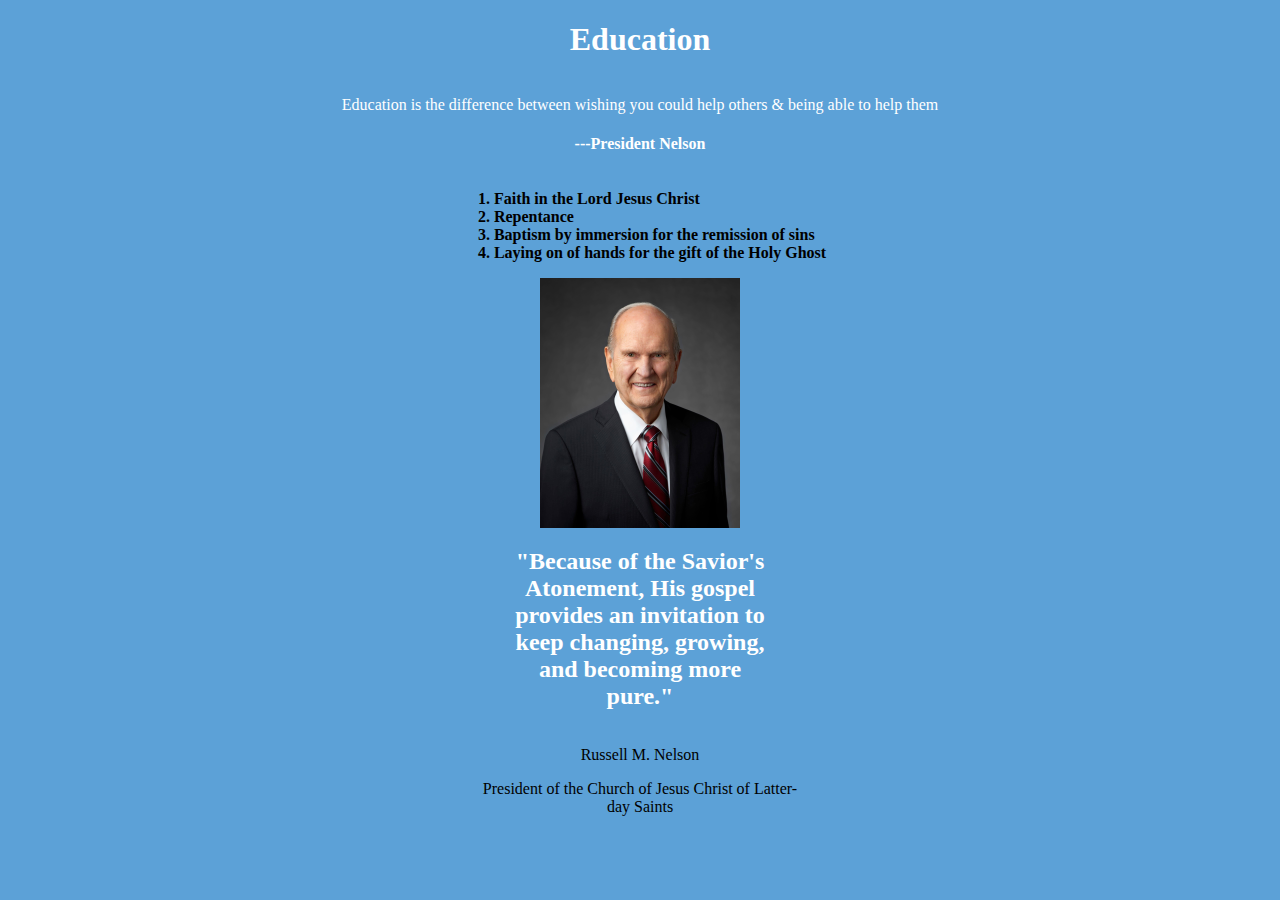
<file: ice/w04/w04.html>
<!DOCTYPE html>
<html lang="en">
    <head>
        <meta charset="UTF-8">
        <meta name="viewport" content="width=device-width, initial-scale=1.0">
        <title>Document</title>
        <link rel="stylesheet" href="w04-styles.css">
    </head>
    <body>
        <header class="center-flex">
            <h1 id="title">Education</h1>
        </header>
        <main class="center-flex">
            <div class="center-flex"id="education-quote">
                <p>Education is the difference between wishing you could help others & being able to help them</p>
                <h4>---President Nelson</h4>
            </div>
            <ol id="list">
                <li>Faith in the Lord Jesus Christ</li>
                <li>Repentance</li>
                <li>Baptism by immersion for the remission of sins</li>
                <li>Laying on of hands for the gift of the Holy Ghost</li>
            </ol>
            <img id="russel-m-nelson" src="russell_nelson_official_portrait_2018.jpeg" alt="president russel m. nelson portrait"/>
            <h2 id="quote">"Because of the Savior's Atonement, His gospel provides an invitation to keep changing, growing, and becoming more pure."</h2>
        </main>
        <footer>
            <p>Russell M. Nelson</p>
            <p>President of the Church of Jesus Christ of Latter-day Saints</p>
        </footer>
    </body>
</html>
</file>
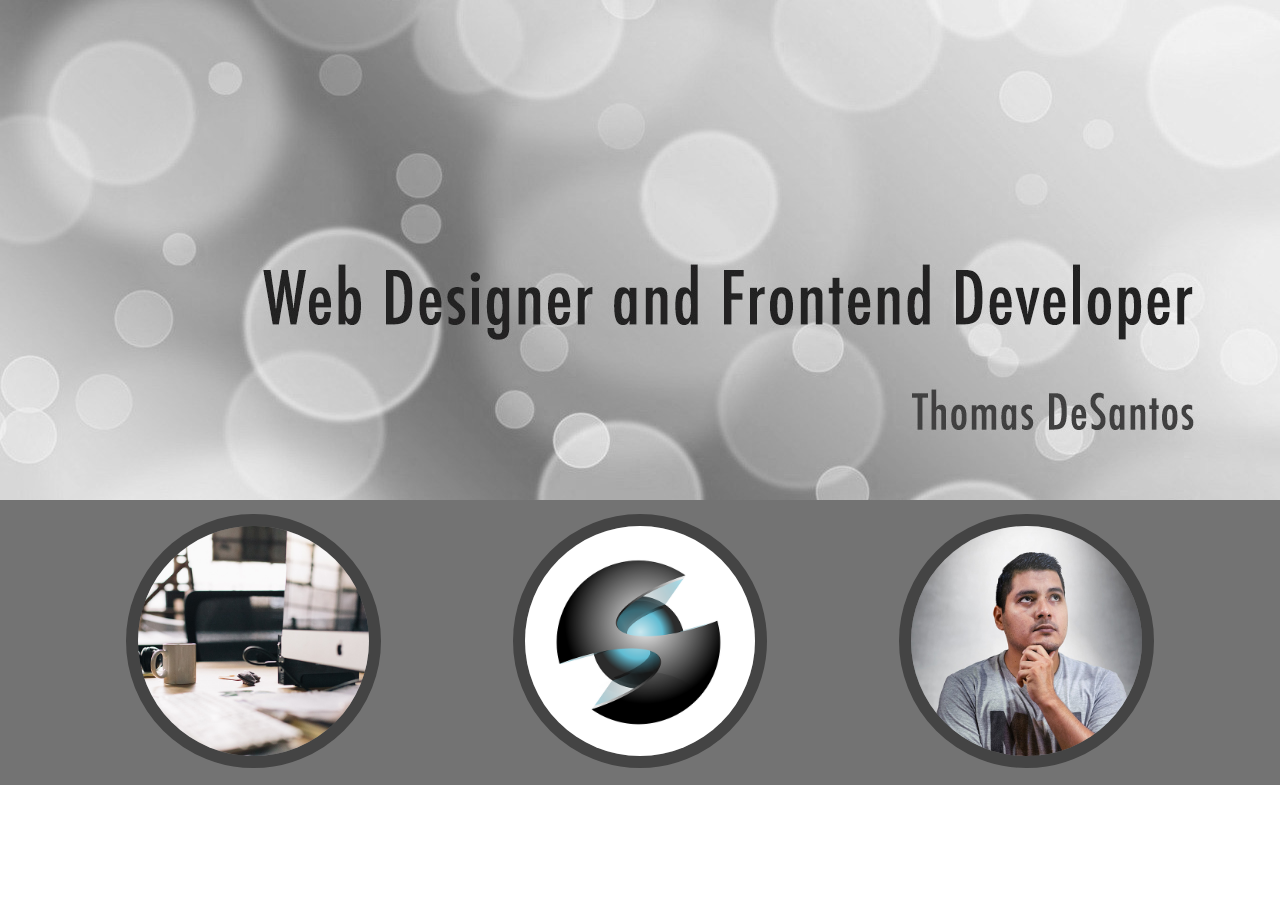
<file: ice/w05/w05.html>
<!DOCTYPE html>
<html lang="en">
<head>
    <meta charset="UTF-8">
    <meta name="viewport" content="width=device-width, initial-scale=1.0">
    <title>Document</title>
    <link rel="stylesheet" href="w05-styles.css">
</head>
<body>
    <header>
        <img id="header_img" src="w05_circles.jpg" alt="Name with circles background">
    </header>
    <main>
        <div id="image_row">
            <img class="circle_img" src="w05_ice_image_desk.jpg" alt="desk">
            <img class="circle_img" src="w05_ice_image_graphic.png" alt="graphic">
            <img class="circle_img" src="w05_ice_image_person.jpg" alt="person">
        </div>
    </main>
</body>
</html>
</file>
<file: styles.css>
@import url("https://fonts.googleapis.com/css2?family=DM+Sans:wght@400;500;700&display=swap");

body {
    font-family: "DM Sans", sans-serif;
    background-color: #FFF;
    margin: 0;
    padding: 0;
}

main {
    display: flex;
    flex-direction: column;
    align-items: center;
    margin: 0;
}

#self-image {
    border-radius: 10px;
    max-width: 400px;
}

.about-me {
    display: flex;
    flex-direction: column;
    align-items: center;
    margin: 20px 0;
}

.about-me p, h2 {
    margin: 0;
    padding: 0;
}

.about-me p {
    width: 50%;
}

header, footer {
    position: sticky;
    top: 0;
    background-image: linear-gradient(to right, #0099f7, #f11712);/* #fc5c7d, #6a82fb); */
    width: 100%;
    text-align: center;
    padding: 10px;
}

header {
    display: flex;
	align-items: center;
    justify-content: space-between;
    padding-left: 20px;
    padding-right: 40px;
    box-shadow: 0 2px 10px 0 rgba(0,0,0, 0.2);
}

.header-logo {
    margin: 14px
}

.header-navigation a,
.header-navigation button {
	font-size: 1.125rem;
	color: inherit;
	margin-left: 1.75rem;
	position: relative;
	font-weight: 500;
}

.header-navigation a {
	display: none;
	font-size: 1.125rem;
	color: #EAEAEA;
	text-decoration: none;
}

.header-navigation button {
	border: 0;
	background-color: transparent;
	padding: 0;
}

.header-navigation a:hover:after,
.header-navigation button:hover:after {
	transform: scalex(1);
}

.header-navigation a:after,
.header-navigation button:after {
	transition: 0.25s ease;
	content: "";
	display: block;
	width: 100%;
	height: 2px;
	background-color: currentcolor;
	transform: scalex(0);
	position: absolute;
	bottom: -2px;
	left: 0;
}

@media (min-width: 600px) {
	.header-navigation a {
		display: inline-block;
	}
}

footer {
    margin-top: 200px;
    color: #EAEAEA
}

* {
    box-sizing: border-box;
}



/*For debugging*/
/* * {
    padding: 3px;
    border-color: red;
    border-width: 1px;
    border-style: solid;
} */
</file>
<file: icepractice/styles.css>
body {
    background-color: #5ca1d7;
    display: flex;
    flex-direction: column;
    align-items: center;
    margin: 0;
}

header {
    display: flex;
    flex-direction: column;
    align-items: center;
    margin: 0;
    color: white;
}

header #title:hover {
    color: black;
}

main {
    display: flex;
    flex-direction: column;
    align-items: center;
    margin: 0;
}

#education-quote {
    text-align: center;
    color: white;
}

#russel-m-nelson {
    max-width: 200px;
}

#quote {
    max-width: 250px;
    text-align: center;
    color: white;
}

footer {
    text-align: center;
    max-width: 320px;
}
</file>
<file: portfolio/styles/styles.css>
@import url('https://fonts.googleapis.com/css2?family=Inter:ital,opsz,wght@0,14..32,100..900;1,14..32,100..900&family=Oswald:wght@200..700&family=Roboto:ital,wght@0,100..900;1,100..900&display=swap');

@font-face {
  font-family: Calibre;
  src: url(../fonts/TestCalibre-Black-BF661746ec9d64f.otf);
}

:root {
  /* change the values below to your colors from your palette #FF851B Belanosima*/
  --primary-color: #222831;
  --secondary-color: #393e46;
  --accent1-color:  #f96d00;
  --accent2-color: #f2f2f2;

  --heading-font: Calibre, Roboto, Oswald, sans-serif;
  --paragraph-font: Inter, Lato, Helvetica, sans-serif;
}

body {
    font-family: var(--paragraph-font);
    color: white;
    /*background-image: url('../images/background.jpg');*/
    background-color: var(--primary-color);
    background-repeat: no-repeat;
    background-size: cover;
    margin: 0;
    width: 100%;
}

h1, h2, h3, h4, h5, h6 {
    font-family: var(--heading-font);
    color: var(--accent2-color);
}

header, footer {
    background-color: var(--secondary-color);
    width: 100vw;
    padding: 10px;
    box-sizing: border-box;
}

header {
    display: flex;
	align-items: center;
    justify-content: space-between;
    position: sticky;
    top: 0;
    padding-left: 20px;
    padding-right: 80px;
    box-shadow: 0 2px 10px 0 rgba(0,0,0, 0.2);
    z-index: 2;
}

.highlighted {
    color: var(--accent1-color)
}


.header-navigation a {
	font-size: 1.125rem;
	color: inherit;
	margin-left: 8rem;
	position: relative;
	font-weight: 500;
}

.header-navigation a {
	font-size: 1.125rem;
	color: var(--accent2-color);
	text-decoration: none;
    transition: color .25s ease;
}
.header-navigation a:after {
    transition: transform 0.25s ease;
	content: "";
	display: block;
	width: 100%;
	height: 2px;
	background-color: currentcolor;
    background-color: var(--accent1-color);
	transform: scalex(0);
	position: absolute;
	bottom: -2px;
	left: 0;
}
.header-navigation a:hover {
	color: var(--accent1-color);
}
.header-navigation a:hover:after {
	transform: scalex(1);
}

.hero {
    margin: 24vh 0 45vh 20vw;
    
}
.hero p {
    margin: 0 0 0 2px;
    font-size: 1.1em;
}
#hero-name {
    color: var(--accent1-color);
    font-size: 7em;
    line-height: 75%;
    letter-spacing: 0.05em;
    margin: 0px;
}
#hero-title {
    font-size: 4em;
    color: var(--accent2-color);
    letter-spacing: 0.05em; 
    margin: 0px;
}
#sub-title {
    font-size: .5em;
    font-style: italic;
    margin-top: -5px;
}
.button {
    padding: 0.5rem;
    color: var(--primary-color);
    border: 2px solid var(--primary-color);
    border-radius: 8px; 
    text-decoration: none;
    text-align: center;
    line-height: 2.1;
    transition: all 0.1s;
}
.button:hover {
    border-color: var(--accent1-color);
    color: var(--accent2-color);
    background-color: var(--accent1-color);
    font-weight: bold;
    cursor: pointer;
}
.hero .button {
    display: inline-block;
    width: 280px;
    margin-top: 45px;
    border: 2px solid var(--accent1-color);
    color: var(--accent1-color);
}
.hero .button:hover {
    color: var(--accent2-color);
}

.down-arrow::before {
    animation: bounce 1s ease infinite;
    bottom: 1rem;
    color: #fff;
    content: '╲╱';
    font-size: 2rem;
    height: 4rem;
    left: 50%;
    letter-spacing: -1px;
    line-height: 4rem;
    margin-left: -3rem;
    opacity: 0.8;
    position: absolute;
    text-align: center;
    width: 6rem;
}

@keyframes bounce {
    50% {
      transform: translateY(-50%);
    }
}



.home-grid p {
    font-size: 1.1em;
    line-height: 2.2;
}

.about-me {
    display: grid;
    grid-template-columns: 1fr 1fr;
    grid-template-rows: auto auto auto;
    max-width: 70%;
    margin: 0 auto;
    padding: 3rem;
    background-color: var(--secondary-color);
    border-radius: 12px;
    box-shadow: 0 4px 6px rgba(0, 0, 0, 0.1);
}
.about-me h2 {
    grid-column: 1;
    grid-row: 1;
    font-size: 2em;
}
.about-me p:nth-of-type(1) {
    grid-column: 1/2;
    grid-row: 2;
}
.about-me p:nth-of-type(2) {
    grid-column: 2/3;
    grid-row: 3;
}
.profile-picture {
    grid-column: 2;
    grid-row: 1/3;
    max-width: 80%;
    max-width: 400px;
    border-radius: 10%;
    display: block;
    margin: 1rem auto 0;
}
#home-portfolio-director {
    grid-column: 1;
    grid-row: 3;
    margin: 0 auto;
    width: 27em;
    height: 24em;
    border-radius: 10%;
    background-image: url(../images/example.jpeg);
    background-position: center;
    background-size: cover;
    display: flex;
    flex-direction: column;
    justify-content: center;
}
#home-portfolio-director h2 {
    color: var(--primary-color);
    margin-left: 20px;
}
#home-portfolio-director a {
    width: 170px;
    margin-left: 20px;
    border: 2px solid var(--primary-color);
    color: var(--primary-color);
}
#home-portfolio-director a:hover {
    border-color: var(--accent1-color);
    color: var(--accent2-color);
    background-color: var(--accent1-color);
}


footer {
    display: grid;
    grid-template-columns: .1fr .8fr .1fr;
    margin-top: 200px;
    text-align: left;
}
footer a {
    color: var(--accent2-color);
    text-decoration: none;
    grid-row: 1;
    text-align: center;
    margin: auto;
}
footer a:hover {
    color: var(--primary-color);
    background-color: var(--accent1-color);
    text-decoration: underline;
}
.credits {
    grid-row: 1;
    text-align: center;
    margin: 10px;
}


.hexagon {
    position: relative;
    height: 80px;
    aspect-ratio: cos(30deg);
    margin-left: 10px;
}
.hexagon div {
    --b: 5px;
    --sin60: 0.866;
    --cos60: 0.5;
    aspect-ratio: 0.877;
    clip-path: polygon(
      50% 0,
      -50% 50%,
      50% 100%,
      150% 50%,
      50% 0,
      50% var(--b),
      calc(100% - var(--b) * var(--sin60)) calc(25% + var(--b) * var(--cos60)),
      calc(100% - var(--b) * var(--sin60)) calc(75% - var(--b) * var(--cos60)),
      50% calc(100% - var(--b)),
      calc(var(--b) * var(--sin60)) calc(75% - var(--b) * var(--cos60)),
      calc(var(--b) * var(--sin60)) calc(25% + var(--b) * var(--cos60)),
      50% var(--b)
    );
    background: var(--accent1-color);
}
.hexagon p {
    color: var(--accent1-color);
    font-size: 32px;
    font-family: var(--paragraph-font);
    font-weight: bold;
    position: absolute;
    top: -10px;
    left: 25px;
    z-index: 1;
}




/*
Portfolio Page
*/
.content-section {
    margin-bottom: 150px;
}
.content-section > h1 {
    font-size: 4em;
    text-align: center;
}

.language-list {
    display: flex;
    margin: 0 auto;
    max-width: 1200px;
    flex-direction: row;
    justify-content: space-around;
    align-items: center;
}

.technology-list {
    display: flex;
    margin: 0 auto;
    max-width: 1400px;
    flex-direction: row;
    flex-wrap: wrap;
    align-content: space-around;
    justify-content: space-around;
    justify-items: center;
    align-items: center;
}
.technology {
    display: grid;
    max-width: 520px;
    background: var(--secondary-color);
    border: solid 20px var(--secondary-color);
    border-radius: 6px;
    margin: 15px;
    transition: all 0.25s ease;
}
.technology:hover {
    transform: translateY(-3%);
    color: var(--accent1-color);
}
.technology > img {
    grid-column: 1/2;
    grid-row: 1/3;
    margin: auto 0;
}
.technology > h2 {
    color: inherit;
    grid-column: 2/3;
    grid-row: 1/2;
    margin: 5px 0px 0px 20px;
}
.technology > p {
    color: var(--accent2-color);
    grid-column: 2/3;
    grid-row: 2/3;
    margin: 5px 0px 0px 20px;
}

.icon {
    max-width: 60px;
    background-color: var(--accent2-color);
    border: 15px solid var(--accent2-color);
    border-radius: 30%;
}

.timeline {
  position: relative;
  width: 100%;
  max-width: 1500px;
  margin: 0 auto;
  padding: 15px 0;
}
.timeline * {
    box-sizing: border-box;
}

.timeline::after {
  content: '';
  position: absolute;
  width: 2px;
  background: var(--accent1-color);
  top: 0;
  bottom: 0;
  left: 50%;
  margin-left: -1px;
}

.timeline-container {
  padding: 15px 30px;
  position: relative;
  background: inherit;
  width: 50%;
  left: 0;
}
.timeline-container.right {
  left: 50%;
}

.timeline-container::after {
  content: '';
  position: absolute;
  width: 16px;
  height: 16px;
  top: calc(50% - 8px);
  right: -10px;
  background: var(--primary-color);
  border: 2px solid var(--accent1-color);
  border-radius: 16px;
  z-index: 1;
}
.timeline-container.right::after {
  left: -10px;
}

.timeline-container::before {
  content: '';
  position: absolute;
  width: 50px;
  height: 2px;
  top: calc(50% + 1px);
  right: 8px;
  background: var(--accent1-color);
  z-index: -1;
}
.timeline-container.right::before {
  left: 8px;
}

.timeline-container .timeline-date {
  position: absolute;
  display: inline-block;
  top: calc(50% - 6px);
  text-align: center;
  font-size: 14px;
  font-weight: bold;
  color: var(--accent1-color);
  text-transform: uppercase;
  letter-spacing: 1px;
  z-index: 1;  
}
.timeline-container.left .timeline-date {
    right: -200px;
}
.timeline-container.right .timeline-date {
    left: -200px;
}

.timeline-container .timeline-icon {
    grid-column: 2/3;
    grid-row: 1/3;
    width: 80px;
    margin: auto 0;
    z-index: 1;
}
.timeline-container.right .timeline-icon {
    grid-column: 1/2;
    grid-row: 1/3;
    margin-right: 15px;
}

.timeline-container .timeline-content {
    display: grid;
    grid-template-columns: auto auto;
    grid-template-rows: auto auto;
    padding: 30px 50px 30px 20px;
    background: var(--secondary-color);
    border-style: none solid none none;
    border-color: var(--accent1-color);
    border-radius: 25px 500px 500px 25px;
}
.timeline-container.right .timeline-content {
  padding: 30px 20px 30px 50px;
  border-style: none none none solid;
  border-radius: 500px 25px 25px 500px;
}

.timeline-container .timeline-content h3 {
    font-size: 1.3em;
    grid-column: 1/2;
    margin: 0 0 10px 0;
    color: var(--accent1-color);
}
.timeline-container.right .timeline-content h3 {
    grid-column: 2/3;
    grid-row: 1/2;
}

.timeline-container .timeline-content p {
    grid-column: 1/2;
    grid-row: 2/3;
    margin: 0;
    line-height: 22px;
    color: var(--accent2-color);
}
.timeline-container.right .timeline-content p {
    grid-column: 2/3;
    grid-row: 2/3;
}




/*
Contact Me
*/
.contact-me-main {
    max-width: 600px;
    text-align: center;
    margin: 100px auto;
}
.contact-me-main h4 {
    margin: 0;
}
.contact-me-main h1 {
    font-size: 4em;
    margin: 0;
}
.contact-me-main p {
    line-height: 180%;
}
.contact-me-main button {
    width: 280px;
    margin-top: 45px;
    padding: 0.5rem;
    border: 2px solid var(--accent1-color);
    color: var(--accent1-color);
    background-color: transparent;
    /*background-image: url("../images/email.png");
    background-position: 10% 50%;
    background-repeat: no-repeat;
    background-size: contain;*/
    border-radius: 8px;
    text-decoration: none;
    text-align: center;
    font-size: 1rem;
    line-height: 2.1;
    transition: all 0.1s;
}
.contact-me-main button:hover {
    border-color: var(--accent1-color);
    color: var(--accent2-color);
    background-color: var(--accent1-color);
    font-weight: bold;
    cursor: pointer;
}

button img {
    max-width: 60px;
}



@media (max-width: 767.98px) {
  .timeline::after {
    left: 90px;
  }

  .timeline-container {
    width: 100%;
    padding-left: 120px;
    padding-right: 30px;
  }

  .timeline-container.right {
    left: 0%;
  }

  .timeline-container.left::after, 
  .timeline-container.right::after {
    left: 82px;
  }

  .timeline-container.left::before,
  .timeline-container.right::before {
    left: 100px;
    border-color: transparent #006E51 transparent transparent;
  }

  .timeline-container.left .timeline-date,
  .timeline-container.right .timeline-date {
    right: auto;
    left: 15px;
    max-width: 40px;
  }

  .timeline-container.left .timeline-icon,
  .timeline-container.right .timeline-icon {
    right: auto;
    left: 146px;
  }

  .timeline-container.left .timeline-content,
  .timeline-container.right .timeline-content {
    padding: 30px 30px 30px 90px;
    border-radius: 500px 0 0 500px;
  }
}
</file>
<file: wwr/styles/styles.css>
@import url('https://fonts.googleapis.com/css2?family=Oswald:wght@200..700&display=swap');
@import url('https://fonts.googleapis.com/css2?family=Oswald:wght@200..700&family=Roboto:ital,wght@0,100..900;1,100..900&display=swap');

:root {
    --primary-color: #436436;
    --primary-color-rgb: 43, 64, 36;
    --secondary-color: #6D3D14;
    --accent1-color: #2E294E;
    --accent2-color: #E59500;
    --accent3-color: white;

    --heading-font: Oswald, Verdana, sans-serif;
    --paragraph-font: Roboto, Lato, Helvetica, sans-serif;
}

body {
    margin: 0;
    background-color: #fcfcfc; 
    font-family: var(--paragraph-font);
    font-size: 22px;
    margin: 0;
    padding: 0;
}

h2 {
    margin: 0;
}

h1, h2, h4 {
    font-family: var(--heading-font);
}

#content {
    max-width: 1750px;
    margin: 0 auto;
}

header {
    display: grid;
    grid-template-columns: 150px auto;
    background-color: var(--primary-color);
}

#home-header {
    background-color: rgba(var(--primary-color-rgb), 0.65);
}

#logo_link {
    padding-top: 5px;
    justify-self: center;
    align-self: center;
}

.logo, .icon {
    width: 80px;
}

.icon {
    padding-top: 10px;
}

.home-title {
    font-family: var(--heading-font);
    font-size: 2em;
    margin-top: 10px;
}

nav {
    display: flex;
    justify-content: space-around;
}

nav a {
    color: white;
    text-align: center;
    text-decoration: none;
    padding: 35px;
}

nav a:hover {
    color: black;
    background-color: var(--accent2-color);
}

#hero {
    display: grid;
    grid-template-columns: 1fr 3fr 1fr;
    margin-top: -100px;
    
}

#hero-box {
    grid-column: 1/4;
    grid-row: 1/3;
    z-index: -1;
}

#hero-msg {
    grid-column: 2/3;
    grid-row: 1/2;
    margin-top: 100px;
}

#hero-msg h4, .home-title {
    color: white;
}

#hero-msg h1, #hero-msg h4 {
    text-align: center;
}

#hero-img {
    width: 100%;
}

.msg h2 {
    font-family: var(--heading-font);
}

.button-box {
    text-align: center;
}

.book, .join {
    color: white;
    background-color: var(--secondary-color);
    text-decoration: none;
    font-size: 18px;
    padding: 15px 30px;
    margin-top: 50px;
    border-radius: 5px;
}

.book:hover, .join:hover {
    color: black;
    background-color: var(--accent2-color);
}

.card-img {
    width: 100%;
    border: 10px solid var(--secondary-color);
    transition: transform .4s;
    box-shadow: 5px 5px 10px #6f7364;
}

.card-img:hover {
    opacity: .8;
    transform: scale(1.1);
}

.home-grid {
    display: grid;
    grid-template-columns: repeat(10, 1fr)
}

.rivers-card, .camping-card, .rapids-card {
    margin: 200px 0;
}

.rivers-card {
    grid-column: 2/4;
    grid-row: 2/3;
}   

.camping-card {
    grid-column: 5/7;
    grid-row: 2/3
}

.rapids-card {
    grid-column: 8/10;
    grid-row: 2/3;
}

main section {
    text-align: center;
}

main section img {
    box-sizing: border-box;
}

#background {
    background-color: var(--primary-color);
    height: 725px;
    grid-column: 1/11;
    grid-row: 4/9;
}

.mountains {
    width: 100%;
    grid-column: 2/7;
    grid-row: 5/8;
    box-shadow: 5px 5px 10px #333;
}

.msg {
    color: white;
    background-color: var(--accent1-color);
    line-height: 1.5em;
    padding: 35px;
    grid-column: 6/10;
    grid-row: 6/7;
    box-shadow: 5px 5px 10px #333;
}

.msg p {
    font-size: .8em;
    padding-bottom: 15px;
}

footer {
    font-size: .9em;
    padding: 25px 50px;
    margin-top: 200px; 
    display: flex;
    justify-content: space-around;
    align-items: center;
    background-color: var(--primary-color);
}

footer p {
    color: white;
}

footer a {
    color: white;
    text-decoration: none;
}

footer p a:hover {
    color: black;
    background-color: var(--accent2-color);;
    text-decoration: underline;
}

footer .social img {
    padding-top: 15px;
}



/*
 RIVERS PAGE
*/
.rivers-grid {
    display: flex;
    flex-direction: column;
    justify-content: center;
    align-items: center;
}

#river-page-title {
    font-size: 3em;
}

.river-container {
    display: grid;
    grid-template-columns: minmax(0, 1fr) minmax(0, 1fr);
    width: 100%;
    background-color: var(--primary-color);
    background: linear-gradient(to bottom, #57844A, #2d4725);
    border-radius: 15px;
    overflow: hidden;
}

.river-header-img {
    grid-column: 1/3;
    grid-row: 1;
    width: 100%;
}

.river-header {
    display: flex;
    justify-content: center;
    align-items: center; 
    grid-column: 1/3;
    grid-row: 1;
    z-index: 1;
    color: white;
    font-size: 2em;
}

.divider {
    grid-column: 1/3;
    grid-row: 2/4;
    width: 2px;
    height: 135%;
    background-color: #333;
    position: relative;
    top: 12%;
    left: 50%;
}

.text-box {
    display: contents;
}

.river-container p {
    margin: auto 20px;
    font-size: .9em;
    color: white;
    line-height: 1.5em;
    text-shadow: 1px 1px 3px #333;
}

.container-sub-img {
    max-width:100%;
    height:auto;
    border: 10px solid var(--secondary-color);
    box-shadow: 2px 2px 5px #333;
    border-radius: 4px;
    margin: 15px auto;
}

.river-container-img1 {
    margin-top: 30px;
    grid-column: 1;
    grid-row: 2;
}
.river-container-p1 {
    grid-column: 1;
    grid-row: 3;
}
.river-container-img2 {
    margin-bottom: 80px;
    grid-column: 1;
    grid-row: 4;
}
.river-container-p2 {
    grid-column: 2;
    grid-row: 2;
}
.river-container-img3 {
    grid-column: 2;
    grid-row: 3;
}
.river-container-p3 {
    grid-column: 2;
    grid-row: 4;
}

.carousel {
    max-width: 1100px;
    box-sizing: border-box;
    scrollbar-color: transparent transparent;
    scrollbar-width: none;
    filter: drop-shadow(0 0 10px #0003);
}

.carousel::-webkit-scrollbar {
    display: none;
    width: 0px;
    height: 0px;
}

.carousel::-webkit-scrollbar-track {
    background: transparent;
    border: none;
}

.carousel::-webkit-scrollbar-thumb {
    background: transparent;
    border: none;
}

.carousel {
  -ms-overflow-style: none;
}

ol, li {
    list-style: none;
    margin: 0;
    padding: 0;
}

.carousel__viewport {
    display: flex;
    overflow-x: scroll;
    scroll-behavior: smooth;
    scroll-snap-type: x mandatory;
}

.carousel__slide {
    position: relative;
    flex: 0 0 100%;
    width: 100%;
    margin: 0px 20px 0px 20px;
}

.carousel__snapper {
    position: absolute;
    top: 0;
    left: 0;
    width: 100%;
    height: 100%;
    scroll-snap-align: center;
}

.carousel__navigation {
    position: absolute;
    right: 0;
    bottom: 0;
    left: 0;
    margin-bottom: 20px;
    text-align: center;
  }

.carousel__navigation-list,
.carousel__navigation-item {
    display: inline-block;
}

.carousel__navigation-button {
    display: inline-block;
    width: .8rem;
    height: .8rem;
    margin: 0px 15px 0px 15px;
    background-color: white;
    box-shadow: 1px 1px 3px #333;
    border: 0.25rem solid transparent;
    border-radius: 50%;
    font-size: 0;
    transition: transform .1s;
}

.carousel__navigation-button:hover {
    background-color: var(--accent2-color);
    transform: scale(1.13);
}

.carousel::before,
.carousel::after,
.carousel__prev,
.carousel__next {
    position: absolute;
    top: 0;
    z-index: 10;
    margin-top: 42%;
    width: 4rem;
    height: 4rem;
    transform: translateY(-50%);
    border-radius: 50%;
    font-size: 0;
    outline: 0;
}

.carousel::before,
.carousel__prev {
    left: -1.5rem;
}

.carousel::after,
.carousel__next {
    right: -1.5rem;
}

.carousel::before,
.carousel::after {
    content: '';
    z-index: 1;
    background-color: #333;
    background-size: 1.5rem 1.5rem;
    background-repeat: no-repeat;
    background-position: center center;
    color: #fff;
    font-size: 2.5rem;
    line-height: 4rem;
    text-align: center;
}
  
.carousel::before {
    background-image: url('../images/left_arrow.svg');
}

.carousel::after {
    background-image: url('../images/right_arrow.svg');
}



/*
 CONTACT US PAGE
*/
#contact-us-content {
    display: flex;
    flex-direction: column;
    justify-content: center;
    align-items: center;
    margin-top: 80px;
}

form {
    padding: 1em;
    border: 1px solid #ccc;
    border-radius: 1em;
}

label {
    display: block;
    text-align: left;
    margin-top: 20px;
}

input,
textarea {
    font: 1em sans-serif;
    width: 400px;
    box-sizing: border-box;
    border: 1px solid #999;
}

textarea {
    height: 5em;
}

#feedback {
    background-color: antiquewhite;
    padding: .5em;
    display: none; 
}

button[type='submit'] {
    background-color: var(--secondary-color);
    border: none;
    color: white;
    padding: 15px 30px;
    text-align: center;
    font-size: 18px;
    text-decoration: none;
    border-radius: 5px;
    margin-top: 50px;
    width: 100%;
}


/*
MEDIA QUERIES
*/
@media screen and (max-width: 900px) {
    #home-header {
        background-color: var(--primary-color);
    }
    #hero, .home-grid {
        display: block;
        height: auto;
    }
    nav, footer {
        flex-direction: column;
    }
    nav a {
        display: block;
        padding: 15px;
    }
    #hero {
        margin-top: 0;
    }
    #hero-msg {
        margin-top: 0;
    }
    #hero-msg h4 {
        display: none;
    }
    #hero-msg h1 {
        color: #6f7364;
    }
    .home-title {
        font-size: 25px;
    }
    .rivers-card, .camping-card, .rapids-card { 
        margin: 50px auto;
        width: 60%;
    }
    #background {
        display: none;
    }
    .mountains, .msg {
        width: 80%;
        display: block;
        margin: 0 auto;
    }
    footer {
        margin-top: 25px;
    }


    /*RIVER PAGE*/
    .carousel {
        max-width: 100vw;
    }

    .river-container { 
        display: flex;
        flex-wrap: nowrap;
        flex-direction: column;
        align-items: center;
        width: 100%;
        height: 100%;
    }
    
    .river-header {
        width: 90%;
        font-size: 1.35em;
        position: absolute;
        top: 7vh;
        left: 50%;
        transform: translate(-50%, -50%)
    }
    
    .divider {
        display: none;
    }
    .river-container-img1 {
        margin-top: 30px;
        grid-column: 1;
        grid-row: 2;
    }
    .river-container-p1 {
        grid-column: 1;
        grid-row: 3;
    }
    .river-container-img2 {
        margin: 15px auto;
        grid-column: 1;
        grid-row: 4;
    }
    .river-container-p3 {
        padding-bottom: 80px;
        grid-column: 2;
        grid-row: 4;
    }

    /*CONTACT US PAGE*/
    #contact-us-content {
        margin-top: -10px;
    }
}

@media screen and (max-width: 1150px) {
    .carousel::before,
    .carousel__prev {
        left: 0rem;
    }
    .carousel::after,
    .carousel__next {
        right: 0rem;
    }
}

@media screen and (max-width: 600px) {
    .carousel::before {
        display: none;
    }
    .carousel::after {
        display: none;
    }
}
</file>
<file: positionstyles.css>
/* CSS - Name: "positionstyles.css" */
/* Activity 1 styles */
.content1 {
  display: grid;
  grid-template-columns: 1fr 1fr;
  justify-items: center;
  gap: 20px;
}
.red1 { 
  width: 100%; 
  height: 100px; 
  background-color: red;
  grid-column: 1/3;
}
.green1 {
  width: 200px; 
  height: 200px; 
  background-color: green; 

} 
.yellow1 {
  width: 200px; 
  height: 200px; 
  background-color: gold; 
} 
.blue1 {
  width: 100%; 
  height: 100px; 
  background-color: blue;
  grid-column: 1/3;
} 
/* Activity 2 styles */ 
.content2 {
  display: grid;
  grid-template-columns: 50px 50px 50px 50px;
}
.red2 {
  width: 100px; 
  height: 100px; 
  background-color: red; 
  grid-column: 1/2;
  grid-row: 1;
  z-index: 1;
} 
.green2 { 
  width: 100px; 
  height: 100px; 
  background-color: green;
  grid-column: 2/3;
  grid-row: 2;
  z-index: 2;
  margin-top: -50px;
} 
.yellow2 {
  width: 100px; 
  height: 100px; 
  background-color: gold;
  grid-column: 3/4;
  grid-row: 3;
  z-index: 3;
  margin-top: -50px;
} 
.blue2 {
  width: 100px; 
  height: 100px; 
  background-color: blue;
  grid-column: 4/5;
  grid-row: 4;
  z-index: 4;
  margin-top: -50px;
} 
/* Activity 3 styles */ 
.content3 {
  display: grid;
  grid-template-columns: 500px 400px;
}
.red3 {
  width: 100%; 
  height: 100px; 
  background-color: red;
  grid-column: 1/3;
  column-gap: 20px;
} 
.green3 {
  width: 400px;
  height: 200px;
  background-color: green;
  grid-column: 1;
 
} 
.yellow3 {
  width: 400px; 
  height: 200px; 
  background-color: gold;
  grid-column: 2;
} 
.blue3 {
  width: 100%;
  height: 100px; 
  background-color: blue; 
  grid-column: 1/3;
} 
/* Activity 4 styles */ 
.content4 {
  display: grid;
  grid-template-columns: 1fr 1fr;
  grid-template-rows: 1fr 1fr 1fr;
  height: 400px;
  width: 600px;
}
.red4 {
  width: 100%; 
  height: 100%; 
  background-color: red;
  grid-column: 1/2;
  grid-row: 1/4;
} 
.green4 {
  width: 100%; 
  height: 100%; 
  background-color: green;
  grid-column: 2;
} 
.yellow4 {
  width: 100%; 
  height: 100%; 
  background-color: gold;
  grid-column: 2;
} 
.blue4 {
  width: 100%; 
  height: 100%; 
  background-color: blue; 
  grid-column: 2;
} 
/* Activity 5 styles */ 
.content5 {
  /* This is the parent of the activity 5 boxes. */
  width: 600px;
  height: 400px;
}
.red5 { 
  width: 100%; 
  height: 100px; 
  background-color: red; 
} 
.green5 { 
  width: 200px; 
  height: 200px; 
  background-color: green;
  float: left;

} 
.yellow5 {
  width: 100%; 
  height: 250px; 
  background-color: gold;
  font-size: 0.80em;
} 
.blue5 {
  width: 100%; 
  height: 100px; 
  background-color: blue; 
} 
/* Activity 6 styles */ 
.content6 {
  display: grid;
  grid-template-columns: repeat(6, 1fr);
  grid-template-rows: repeat(6, 1fr);
  width: 600px;
  /* This is the parent of the activity 6 boxes. */
}
.red6 {
  width: 400px; 
  height: 200px; 
  background-color: red;
  grid-column: 1/5;
  grid-row: 1/3;
} 
.green6 {
  width: 200px; 
  height: 200px; 
  background-color: green; 
  grid-column: 1/3;
  grid-row: 5/7;
  z-index: 1;
} 
.yellow6 {
  width: 200px; 
  height: 400px; 
  background-color: gold;
  grid-column: 5/7;
  grid-row: 3/7;
  z-index: 2;
} 
.blue6 {
  width: 400px; 
  height: 400px; 
  background-color: blue;
  grid-column: 2/6;
  grid-row: 2/6;
} 


/* Do not make any changes below here */
.activity {
  width: 70%; 
  margin: 20px auto; 
  font-family: Arial, sans-serif; 
  border: 1px solid black; 
  padding: 10px; 
  clear:both; 
  overflow: auto;
} 

.hint {
  border: 1px solid grey;
  background: #e0e0e0;
  padding: .5em;
  position: relative;
  margin: 1em 0;
}
.hint h3 {
  margin: 0;
}
.hint:hover {
  background: #d0d0d0;
}
.hint > div {
  display: none;
}

.hint input[type=checkbox] {
  position: absolute;
  width: 100%;
  height: 100%;
  opacity: 0;
  z-index: 1;
  cursor: pointer;
}

.hint input[type=checkbox]:checked ~ div {
  display: block;
}

.hint i {
  position: absolute;
  transform: translate(-6px, 0);
  margin-top: 16px;
  right: 10px;
  top: -3px;
}
.hint i:before, .hint i:after {
  content: "";
  position: absolute;
  background-color: black;
  width: 3px;
  height: 9px;
}
.hint i:before {
  transform: translate(2px, 0) rotate(45deg);
}
.hint i:after {
  transform: translate(-2px, 0) rotate(-45deg);
}

.hint input[type=checkbox]:checked ~ i:before {
  transform: translate(-2px, 0) rotate(45deg);
}
.hint input[type=checkbox]:checked ~ i:after {
  transform: translate(2px, 0) rotate(-45deg);
}
.hint a {
  position: relative;
  z-index: 1;
}
</file>
<file: ice/w04_styles.css>
body {
    background-color: #5ca1d7;
    display: flex;
    flex-direction: column;
    align-items: center;
    margin: 0;
}

header {
    display: flex;
    flex-direction: column;
    align-items: center;
    margin: 0;
    color: white;
}

header #title:hover {
    color: black;
}

main {
    display: flex;
    flex-direction: column;
    align-items: center;
    margin: 0;
}

#education-quote {
    text-align: center;
    color: white;
}

#list {
    font-weight: bold;
}

#russel-m-nelson {
    max-width: 200px;
}

#quote {
    max-width: 250px;
    text-align: center;
    color: white;
}

footer {
    text-align: center;
    max-width: 320px;
}
</file>
<file: portfolio/styles/site-plan.css>
/* if you are using any Google fonts change the font names below to your fonts. 
Any spaces in your font name should be replaced with a +. 
Fonts are separated by a | */

@import url('https://fonts.googleapis.com/css2?family=Inter:ital,opsz,wght@0,14..32,100..900;1,14..32,100..900&family=Oswald:wght@200..700&family=Roboto:ital,wght@0,100..900;1,100..900&display=swap');

@font-face {
  font-family: Calibre;
  src: url(../fonts/TestCalibre-Black-BF661746ec9d64f.otf);
}

:root {
  /* change the values below to your colors from your palette #FF851B Belanosima*/
  --primary-color: #222831;
  --secondary-color: #393e46;
  --accent1-color:  #f96d00;
  --accent2-color: #f2f2f2;

  /* change the values below to your chosen font(s) */
  --heading-font: Calibre, Roboto, Oswald, sans-serif;
  --paragraph-font: Inter, Lato, Helvetica, sans-serif;

  /* these colors below should be chosen from among your palette colors above */
  --headline-color-on-white: #f96d00;  /* headlines on a white background */ 
  --headline-color-on-color: #f2f2f2; /* headlines on a colored background */ 
  --paragraph-color-on-white: #222831; /* paragraph text on a white background */ 
  --paragraph-color-on-color: #f2f2f2; /* paragraph text on a colored background */ 
  --paragraph-background-color: #393e46  ;
  --nav-link-color: #f96d00;
  --nav-background-color: #131B25;
  --nav-hover-link-color: #f2f2f2;
  --nav-hover-background-color: #f96d00;
}


/*  Look around below...but DON'T CHANGE ANYTHING! */

body {
  max-width: 1200px;
  margin: 0 auto;
  padding: 4em;
  font-size: 18px;
  text-align: center;
}
img {
  display: block;
  margin: 0 auto;
  width: 128px;
  height: auto;
}
h1, h2, h3, h4, h5, h6 {
  font-family: var(--heading-font);
  color: var(--headline-color-on-white);
}
h2 {
  text-align: center;
}
hr {
  height: 3px;
  margin: 35px 0;
  background: var(--accent1-color);
}
header {
  padding: 1em;
  text-align: center;
  color: var(--headline-color-on-color);
  background-color: var(--paragraph-background-color);
}
header > h1, header > h2 {
  color: var(--headline-color-on-color);
}

p {
  font-family: var(--paragraph-font);
  color: var(--paragraph-color-on-white);
  padding: 1em;
}
.colors {
  width: 100%;
  min-width: 350px;
  margin: 30px auto;
  text-align: center;
}
.colors th {
  background-color: #999;
}
.colors td{
  width: 25%;
  height: 3em;
}

.primary {
  background-color: var(--primary-color);
}
.secondary {
  background-color: var(--secondary-color);
}
.accent1 {
  background-color: var(--accent1-color);
}
.accent2{
  background-color: var(--accent2-color);
}

p.colored {
  background-color: var(--paragraph-background-color);
  color: var(--paragraph-color-on-color);
}

nav {
  background-color: var(--nav-background-color);
  line-height: 3em;
  text-align: center;
  font-size: 1.2em;
}
nav  {
  list-style-type: none;
  display: flex;

}
nav a {
  padding:1em;
  min-width: 120px;
  text-decoration: none;
  padding: 10px;

}
nav a:link, nav a:visited {
  color: var(--nav-link-color);
}
nav a:hover {
  color: var(--nav-hover-link-color);
  background-color: var(--nav-hover-background-color);
}

.sitemap {
  display: grid;
  justify-content: center;

  grid-template-columns: repeat(6, 15%);
  grid-template-rows: 3em 1.5em 1.5em 3em;
  grid-template-areas: ". . home home . ."
    ". . . top . ."
    ". left left right right ."
    "page2 page2 . . page3 page3";
}
.sitemap > div {

  text-align: center;

}
.sm-home {
  grid-area: home;
  background-color: #ccc;
  line-height: 3em;
}
.sm-page2 {
  grid-area: page2;
  background-color: #ccc;
  line-height: 3em;
}
.sm-page3 {
  grid-area: page3;
  background-color: #ccc;
  line-height: 3em;
}

.top {
  grid-area: top;
  border-left: 1px solid;
}

.left {
  grid-area: left;
  border-top: 1px solid;
  border-left: 1px solid;
}

.right {
  grid-area: right;
  border-top: 1px solid;
  border-right: 1px solid;
}
</file>
<file: ice/w04/w04-styles.css>
body {
    background-color: #5ca1d7;
    display: flex;
    flex-direction: column;
    align-items: center;
    margin: 0;
}

header {
    display: flex;
    flex-direction: column;
    align-items: center;
    margin: 0;
    color: white;
}

header #title:hover {
    color: black;
}

main {
    display: flex;
    flex-direction: column;
    align-items: center;
    margin: 0;
}

#education-quote {
    text-align: center;
    color: white;
}

#list {
    font-weight: bold;
}

#russel-m-nelson {
    max-width: 200px;
}

#quote {
    max-width: 250px;
    text-align: center;
    color: white;
}

footer {
    text-align: center;
    max-width: 320px;
}
</file>
<file: ice/w05/w05-styles.css>
html, body {
    height: 100%;
    margin: 0;
}

#header_img {
    display: block;
    margin: 0 auto;
    width: 100%;
    max-width: 3200px;
}

#image_row {
    height: 100%;
    text-align: center;
    background-color: #737373;
}

#image_row img {
    max-width: 18vw;
    max-height: auto;
    border-radius: 50%;
    border: 1vw solid #444444;
    margin: 1.5vh 5vw 1.5vh 5vw
}
</file>
